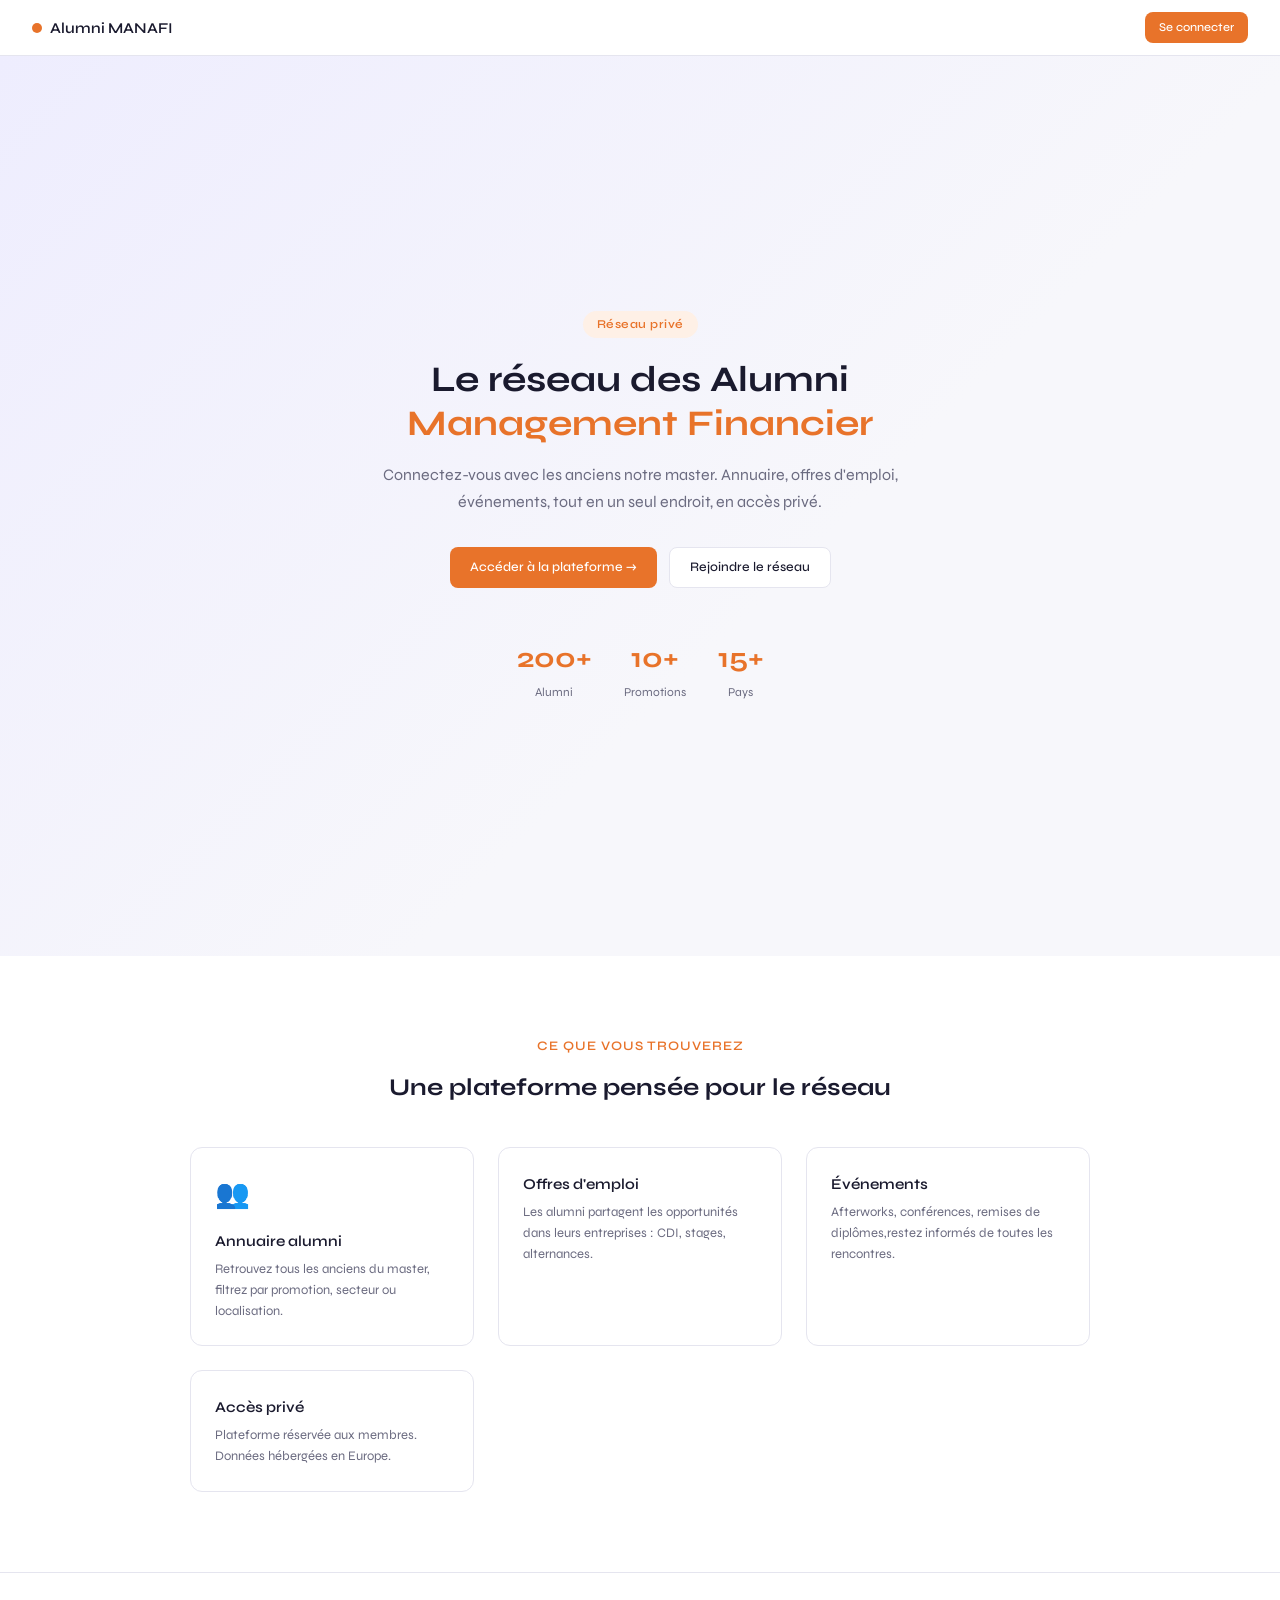
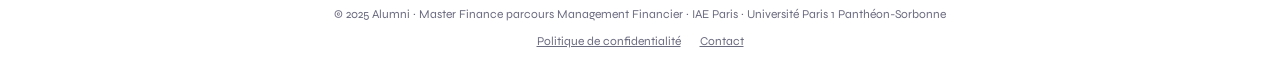
<file: index.html>
<!DOCTYPE html>
<html lang="fr">
<head>
  <meta charset="UTF-8" />
  <meta name="viewport" content="width=device-width, initial-scale=1.0" />
  <title>Alumni Master Finance IAE Paris</title>
  <link href="https://fonts.googleapis.com/css2?family=Syne:wght@400;500;600;700&display=swap" rel="stylesheet">
  <link rel="stylesheet" href="style.css" />
  <script src="config.js"></script>
  <style>
    .hero {
      min-height: 100vh;
      display: flex;
      align-items: center;
      justify-content: center;
      background: linear-gradient(135deg, #EEEDFE 0%, #F7F7FB 60%);
      padding: 40px 24px;
    }
    .hero-content { max-width: 560px; text-align: center; }
    .hero-badge {
      display: inline-block;
      padding: 4px 14px;
      background: var(--purple-light);
      color: var(--purple);
      border-radius: 20px;
      font-size: 12px;
      font-weight: 600;
      margin-bottom: 20px;
      letter-spacing: 0.5px;
    }
    .hero h1 { font-size: 36px; font-weight: 700; line-height: 1.2; margin-bottom: 16px; }
    .hero h1 span { color: var(--purple); }
    .hero p { font-size: 16px; color: var(--text-secondary); margin-bottom: 32px; line-height: 1.7; }
    .hero-btns { display: flex; gap: 12px; justify-content: center; flex-wrap: wrap; }
    .hero-stats { display: flex; gap: 32px; justify-content: center; margin-top: 48px; flex-wrap: wrap; }
    .hero-stat { text-align: center; }
    .hero-stat-num { font-size: 28px; font-weight: 700; color: var(--purple); }
    .hero-stat-label { font-size: 12px; color: var(--text-secondary); margin-top: 2px; }
    .features { padding: 80px 24px; background: var(--white); }
    .features-grid { display: grid; grid-template-columns: repeat(auto-fill, minmax(220px, 1fr)); gap: 24px; max-width: 900px; margin: 0 auto; }
    .feature-card { padding: 24px; border-radius: var(--radius); border: 1px solid var(--border); }
    .feature-icon { font-size: 28px; margin-bottom: 12px; }
    .feature-title { font-size: 15px; font-weight: 600; margin-bottom: 6px; }
    .feature-desc { font-size: 13px; color: var(--text-secondary); line-height: 1.6; }
    .section-label { text-align: center; font-size: 13px; font-weight: 600; color: var(--purple); text-transform: uppercase; letter-spacing: 1px; margin-bottom: 12px; }
    .section-title { text-align: center; font-size: 24px; font-weight: 700; margin-bottom: 40px; }
    footer { padding: 32px 24px; text-align: center; font-size: 12px; color: var(--text-secondary); border-top: 1px solid var(--border); }
    footer a { color: var(--text-secondary); margin: 0 8px; }
  </style>
</head>
<body>

  <!-- Simple top bar -->
  <div style="background:var(--white);border-bottom:1px solid var(--border);padding:0 32px;height:56px;display:flex;align-items:center;justify-content:space-between;">
    <div style="display:flex;align-items:center;gap:8px;font-weight:600;font-size:15px;">
      <div style="width:10px;height:10px;border-radius:50%;background:var(--purple);"></div>
      Alumni MANAFI
    </div>
    <a href="login.html" class="btn btn-primary btn-sm">Se connecter</a>
  </div>

  <!-- Hero -->
  <section class="hero">
    <div class="hero-content">
      <div class="hero-badge"> Réseau privé </div>
      <h1>Le réseau des Alumni <span>Management Financier</span></h1>
      <p>Connectez-vous avec les anciens notre master. Annuaire, offres d'emploi, événements, tout en un seul endroit, en accès privé.</p>
      <div class="hero-btns">
        <a href="login.html" class="btn btn-primary">Accéder à la plateforme →</a>
        <a href="mailto:alumni.manafi@gmail.com" class="btn btn-secondary">Rejoindre le réseau</a>
      </div>
      <div class="hero-stats">
        <div class="hero-stat">
          <div class="hero-stat-num">200+</div>
          <div class="hero-stat-label">Alumni</div>
        </div>
        <div class="hero-stat">
          <div class="hero-stat-num">10+</div>
          <div class="hero-stat-label">Promotions</div>
        </div>
        <div class="hero-stat">
          <div class="hero-stat-num">15+</div>
          <div class="hero-stat-label">Pays</div>
        </div>
      </div>
    </div>
  </section>

  <!-- Features -->
  <section class="features">
    <div class="section-label">Ce que vous trouverez</div>
    <div class="section-title">Une plateforme pensée pour le réseau</div>
    <div class="features-grid">
      <div class="feature-card">
        <div class="feature-icon">👥</div>
        <div class="feature-title">Annuaire alumni</div>
        <div class="feature-desc">Retrouvez tous les anciens du master, filtrez par promotion, secteur ou localisation.</div>
      </div>
      <div class="feature-card">
        <div class="feature-title">Offres d'emploi</div>
        <div class="feature-desc">Les alumni partagent les opportunités dans leurs entreprises : CDI, stages, alternances.</div>
      </div>
      <div class="feature-card">
        <div class="feature-title">Événements</div>
        <div class="feature-desc">Afterworks, conférences, remises de diplômes,restez informés de toutes les rencontres.</div>
      </div>
      <div class="feature-card">
        <div class="feature-title">Accès privé</div>
        <div class="feature-desc">Plateforme réservée aux membres. Données hébergées en Europe.</div>
      </div>
    </div>
  </section>

  <footer>
    <div>© 2025 Alumni · Master Finance parcours Management Financier · IAE Paris · Université Paris 1 Panthéon-Sorbonne</div>
    <div style="margin-top:8px;">
      <a href="confidentialite.html">Politique de confidentialité</a>
      <a href="mailto:alumni.manafi@gmail.com">Contact</a>
    </div>
  </footer>

  <script>
    // Redirect if already logged in
    const session = localStorage.getItem('appwrite_session');
    if (session) window.location.href = 'annuaire.html';
  </script>
</body>
</html>
</file>
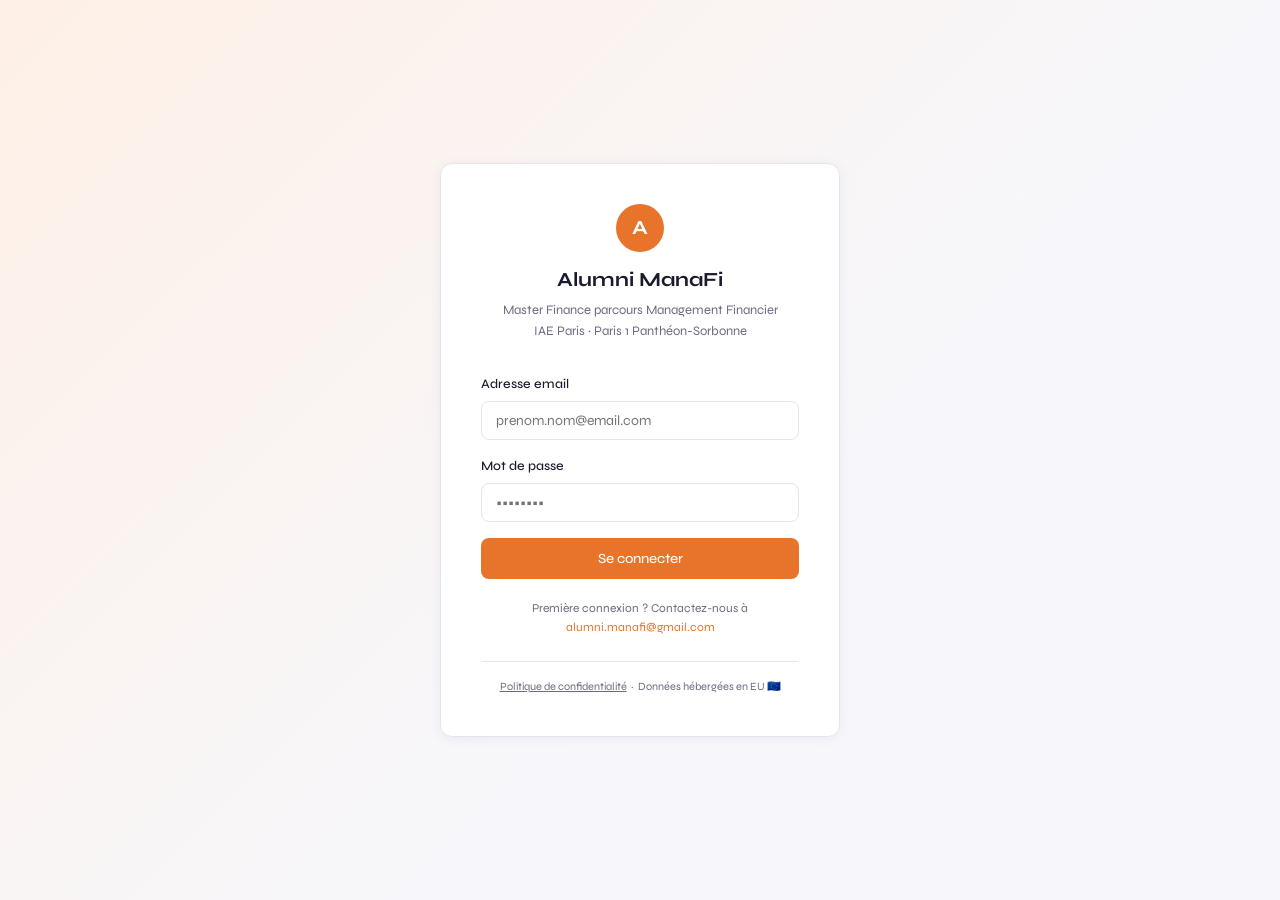
<file: annuaire.html>
<!DOCTYPE html>
<html lang="fr">
<head>
  <meta charset="UTF-8" />
  <meta name="viewport" content="width=device-width, initial-scale=1.0" />
  <title>Annuaire Alumni Management Financier </title>
  <link href="https://fonts.googleapis.com/css2?family=Syne:wght@400;500;600;700&display=swap" rel="stylesheet">
  <link rel="stylesheet" href="style.css?v=3" />
  <script src="config.js?v=3"></script>
  <script src="auth.js?v=3"></script>
</head>
<body>
  <div id="nav-container"></div>
  <div class="container">
    <div class="page-header" style="display:flex;justify-content:space-between;align-items:flex-start;flex-wrap:wrap;gap:12px;">
      <div>
        <h1>ANNUAIRE</h1>
        <p>Master Finance parcours Management Financier · IAE Paris</p>
      </div>
    </div>
    <div class="stats-row" id="stats-row">
      <div class="stat-card"><div class="stat-num" id="stat-total">—</div><div class="stat-label">Alumni</div></div>
      <div class="stat-card"><div class="stat-num" id="stat-diplomes">—</div><div class="stat-label">Années</div></div>
      <div class="stat-card"><div class="stat-num" id="stat-pays">—</div><div class="stat-label">Pays</div></div>
      <div class="stat-card"><div class="stat-num" id="stat-secteurs">—</div><div class="stat-label">Secteurs</div></div>
    </div>
    <div class="search-row">
      <input class="search-input" id="search" placeholder="Rechercher par nom, entreprise, poste…" oninput="filterAlumni()" />
      <select class="search-input" id="filter-diplome" onchange="filterAlumni()" style="max-width:180px;">
        <option value="">Toutes les années</option>
      </select>
      <select class="search-input" id="filter-secteur" onchange="filterAlumni()" style="max-width:180px;">
        <option value="">Tous les secteurs</option>
      </select>
    </div>
    <div class="grid-3" id="alumni-grid">
      <div class="loading">Chargement de l'annuaire…</div>
    </div>
  </div>
  <script>
    let allAlumni = [];
    async function init() {
      const user = await checkAuth();
      if (!user) return;
      document.getElementById('nav-container').innerHTML = renderNav('annuaire.html', user.email);
      try {
        const data = await baserowGet(CONFIG.TABLE_ALUMNI, '');
        allAlumni = (data.results || []).filter(a => {
          const status = Array.isArray(a['Status']) ? a['Status'][0]?.value : a['Status']?.value;
          return a['RGPD'] === true && status === 'Actif';
        });
        renderStats();
        renderFilters();
        renderAlumni(allAlumni);
      } catch (e) {
        document.getElementById('alumni-grid').innerHTML = '<div class="empty"><h3>Erreur de chargement</h3><p>Vérifiez votre connexion.</p></div>';
      }
    }
    function renderStats() {
      document.getElementById('stat-total').textContent = allAlumni.length;
      const diplomes = new Set(allAlumni.map(a => a['Diplomé(e)']).filter(Boolean));
      const pays = new Set(allAlumni.map(a => a['Ville / Pays']).filter(Boolean));
      const secteurs = new Set(allAlumni.map(a => a['Secteur']).filter(Boolean));
      document.getElementById('stat-diplomes').textContent = diplomes.size;
      document.getElementById('stat-pays').textContent = pays.size;
      document.getElementById('stat-secteurs').textContent = secteurs.size;
    }
    function renderFilters() {
      const diplomes = [...new Set(allAlumni.map(a => a['Diplomé(e)']).filter(Boolean))].sort((a,b) => b-a);
      const secteurs = [...new Set(allAlumni.map(a => a['Secteur']).filter(Boolean))].sort();
      const diplomeSel = document.getElementById('filter-diplome');
      diplomes.forEach(p => { const o = document.createElement('option'); o.value = p; o.textContent = `Diplomé(e) ${p}`; diplomeSel.appendChild(o); });
      const sectSel = document.getElementById('filter-secteur');
      secteurs.forEach(s => { const o = document.createElement('option'); o.value = s; o.textContent = s; sectSel.appendChild(o); });
    }
    function filterAlumni() {
      const q = document.getElementById('search').value.toLowerCase();
      const diplome = document.getElementById('filter-diplome').value;
      const secteur = document.getElementById('filter-secteur').value;
      const filtered = allAlumni.filter(a => {
        const matchQ = !q || [a['Prénom'], a['NOM'], a['Entreprise'], a['Poste'], a['Ville / Pays']].join(' ').toLowerCase().includes(q);
        const matchDiplome = !diplome || String(a['Diplomé(e)']) === String(diplome);
        const matchSecteur = !secteur || a['Secteur'] === secteur;
        return matchQ && matchDiplome && matchSecteur;
      });
      renderAlumni(filtered);
    }
    function renderAlumni(list) {
      const grid = document.getElementById('alumni-grid');
      if (!list.length) {
        grid.innerHTML = '<div class="empty"><h3>Aucun alumni trouvé</h3><p>Modifiez votre recherche.</p></div>';
        return;
      }
      grid.innerHTML = list.map(a => {
        const initials = getInitials(a['Prénom'], a['NOM']);
        const color = getAvatarColor(initials);
        const diplomeTag = a['Diplomé(e)'] ? `<span class="tag tag-purple">Diplomé(e) ${a['Diplomé(e)']}</span>` : '';
        const secteurTag = a['Secteur'] ? `<span class="tag tag-blue">${a['Secteur']}</span>` : '';
        return `
          <div class="card alumni-card" onclick="window.location.href='profil.html?id=${a['id']}'">
            <div style="display:flex;align-items:center;gap:12px;">
              <div class="avatar" style="width:48px;height:48px;font-size:15px;background:${color.bg};color:${color.color};">${initials}</div>
              <div>
                <div class="alumni-name">${a['Prénom'] || ''} ${a['NOM'] || ''}</div>
                <div class="alumni-meta">${a['Poste'] || ''}${a['Entreprise'] ? ' · ' + a['Entreprise'] : ''}</div>
              </div>
            </div>
            <div class="alumni-meta">${a['Ville / Pays'] || ''}</div>
            <div style="display:flex;flex-wrap:wrap;gap:5px;">${diplomeTag}${secteurTag}</div>
          </div>
        `;
      }).join('');
    }
    init();
  </script>
</body>
</html>
</file>
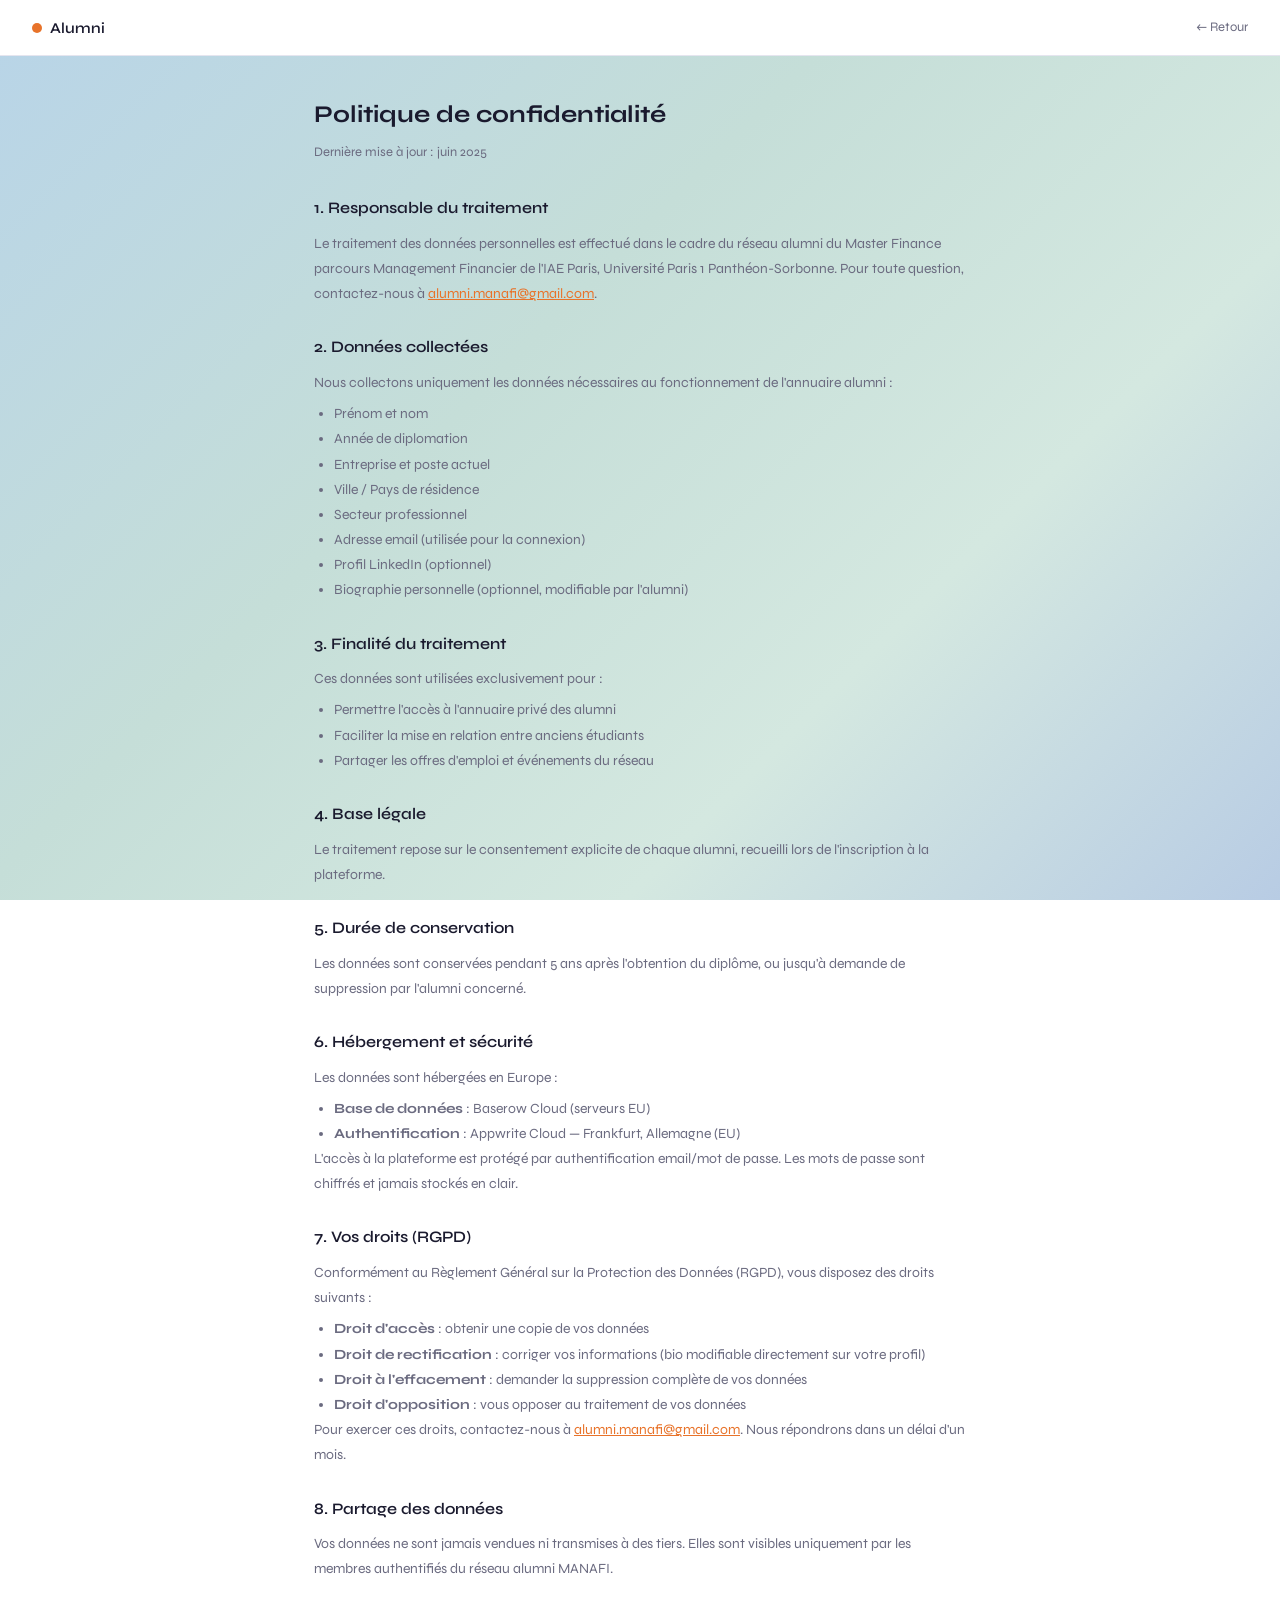
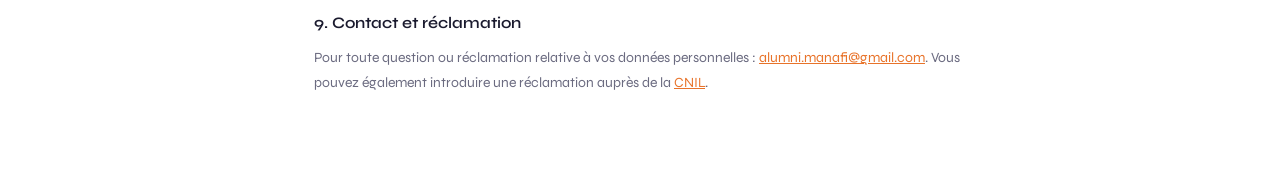
<file: confidentialite.html>
<!DOCTYPE html>
<html lang="fr">
<head>
  <meta charset="UTF-8" />
  <meta name="viewport" content="width=device-width, initial-scale=1.0" />
  <title>Politique de confidentialité Alumni Management financier </title>
  <link href="https://fonts.googleapis.com/css2?family=Syne:wght@400;500;600;700&display=swap" rel="stylesheet">
  <link rel="stylesheet" href="style.css" />
  <style>
    .legal { max-width: 700px; margin: 40px auto; padding: 0 24px 60px; }
    .legal h1 { font-size: 24px; font-weight: 700; margin-bottom: 8px; }
    .legal .date { font-size: 13px; color: var(--text-secondary); margin-bottom: 32px; }
    .legal h2 { font-size: 16px; font-weight: 600; margin: 28px 0 10px; }
    .legal p, .legal li { font-size: 14px; color: var(--text-secondary); line-height: 1.8; }
    .legal ul { padding-left: 20px; margin-top: 6px; }
    .legal a { color: var(--purple); }
  </style>
</head>
<body>

  <div style="background:var(--white);border-bottom:1px solid var(--border);padding:0 32px;height:56px;display:flex;align-items:center;justify-content:space-between;">
    <div style="display:flex;align-items:center;gap:8px;font-weight:600;font-size:15px;">
      <div style="width:10px;height:10px;border-radius:50%;background:var(--purple);"></div>
      Alumni
    </div>
    <a href="index.html" style="font-size:13px;color:var(--text-secondary);text-decoration:none;">← Retour</a>
  </div>

  <div class="legal">
    <h1>Politique de confidentialité</h1>
    <div class="date">Dernière mise à jour : juin 2025</div>

    <h2>1. Responsable du traitement</h2>
    <p>Le traitement des données personnelles est effectué dans le cadre du réseau alumni du Master Finance parcours Management Financier de l'IAE Paris, Université Paris 1 Panthéon-Sorbonne. Pour toute question, contactez-nous à <a href="mailto:alumni.manafi@gmail.com">alumni.manafi@gmail.com</a>.</p>

    <h2>2. Données collectées</h2>
    <p>Nous collectons uniquement les données nécessaires au fonctionnement de l'annuaire alumni :</p>
    <ul>
      <li>Prénom et nom</li>
      <li>Année de diplomation</li>
      <li>Entreprise et poste actuel</li>
      <li>Ville / Pays de résidence</li>
      <li>Secteur professionnel</li>
      <li>Adresse email (utilisée pour la connexion)</li>
      <li>Profil LinkedIn (optionnel)</li>
      <li>Biographie personnelle (optionnel, modifiable par l'alumni)</li>
    </ul>

    <h2>3. Finalité du traitement</h2>
    <p>Ces données sont utilisées exclusivement pour :</p>
    <ul>
      <li>Permettre l'accès à l'annuaire privé des alumni</li>
      <li>Faciliter la mise en relation entre anciens étudiants</li>
      <li>Partager les offres d'emploi et événements du réseau</li>
    </ul>

    <h2>4. Base légale</h2>
    <p>Le traitement repose sur le consentement explicite de chaque alumni, recueilli lors de l'inscription à la plateforme.</p>

    <h2>5. Durée de conservation</h2>
    <p>Les données sont conservées pendant 5 ans après l'obtention du diplôme, ou jusqu'à demande de suppression par l'alumni concerné.</p>

    <h2>6. Hébergement et sécurité</h2>
    <p>Les données sont hébergées en Europe :</p>
    <ul>
      <li><strong>Base de données</strong> : Baserow Cloud (serveurs EU)</li>
      <li><strong>Authentification</strong> : Appwrite Cloud — Frankfurt, Allemagne (EU)</li>
    </ul>
    <p>L'accès à la plateforme est protégé par authentification email/mot de passe. Les mots de passe sont chiffrés et jamais stockés en clair.</p>

    <h2>7. Vos droits (RGPD)</h2>
    <p>Conformément au Règlement Général sur la Protection des Données (RGPD), vous disposez des droits suivants :</p>
    <ul>
      <li><strong>Droit d'accès</strong> : obtenir une copie de vos données</li>
      <li><strong>Droit de rectification</strong> : corriger vos informations (bio modifiable directement sur votre profil)</li>
      <li><strong>Droit à l'effacement</strong> : demander la suppression complète de vos données</li>
      <li><strong>Droit d'opposition</strong> : vous opposer au traitement de vos données</li>
    </ul>
    <p>Pour exercer ces droits, contactez-nous à <a href="mailto:alumni.manafi@gmail.com">alumni.manafi@gmail.com</a>. Nous répondrons dans un délai d'un mois.</p>

    <h2>8. Partage des données</h2>
    <p>Vos données ne sont jamais vendues ni transmises à des tiers. Elles sont visibles uniquement par les membres authentifiés du réseau alumni MANAFI.</p>

    <h2>9. Contact et réclamation</h2>
    <p>Pour toute question ou réclamation relative à vos données personnelles : <a href="mailto:alumni.manafi@gmail.com">alumni.manafi@gmail.com</a>. Vous pouvez également introduire une réclamation auprès de la <a href="https://www.cnil.fr" target="_blank">CNIL</a>.</p>
  </div>

</body>
</html>
</file>
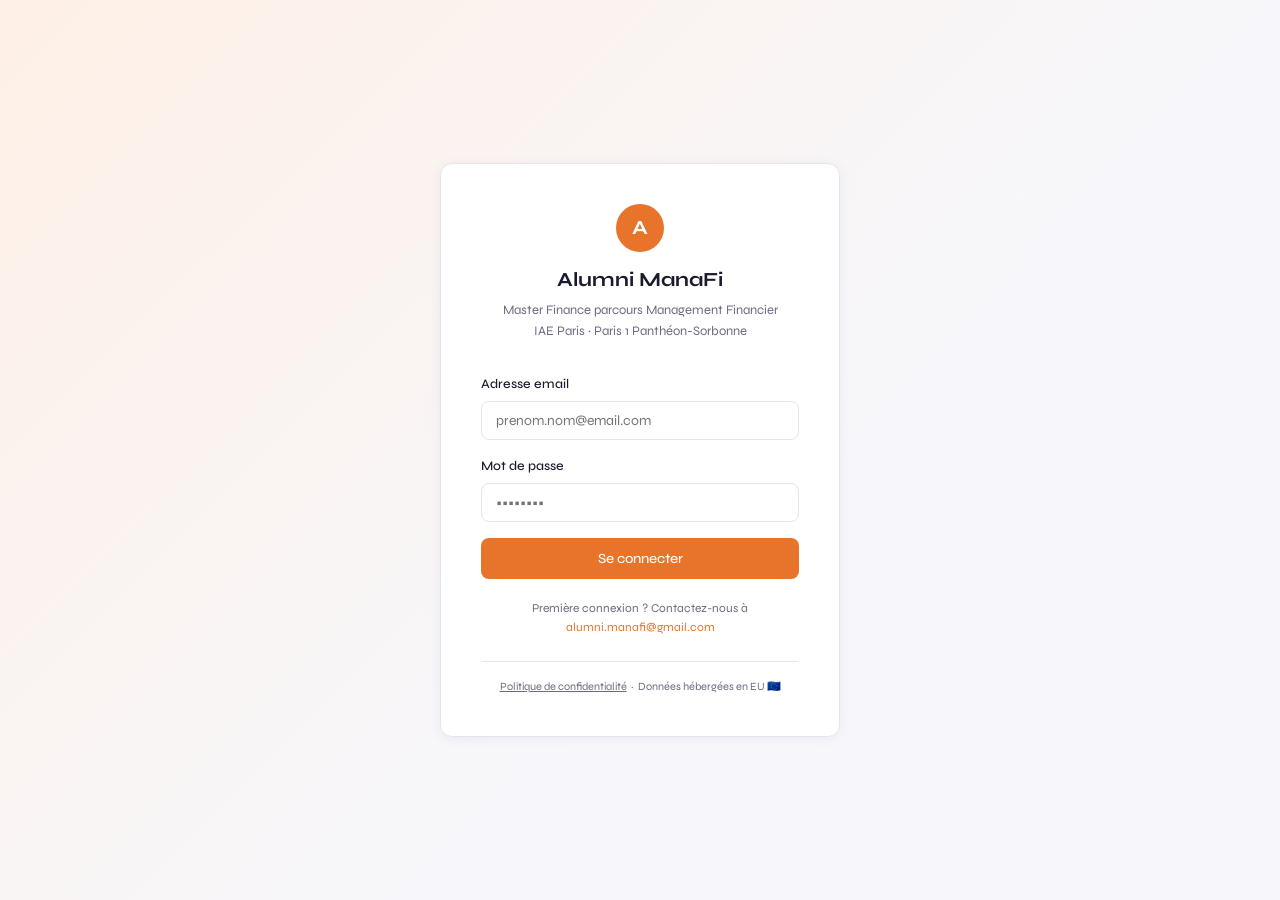
<file: consentement.html>
<!DOCTYPE html>
<html lang="fr">
<head>
  <meta charset="UTF-8" />
  <meta name="viewport" content="width=device-width, initial-scale=1.0" />
  <title>Consentement — Alumni MANAFI</title>
  <link rel="stylesheet" href="style.css?v=3" />
  <script src="config.js?v=4"></script>
  <script src="auth.js?v=4"></script>
</head>
<body>
  <div class="login-wrap">
    <div class="card login-card" style="max-width:520px;">
      <div id="content">
        <div class="loading">Vérification de votre compte...</div>
      </div>
    </div>
  </div>

  <script>
    let alumniRow = null;

    async function init() {
      const user = await checkAuth();
      if (!user) return;

      try {
        const data = await baserowGet(CONFIG.TABLE_ALUMNI, '&filter__Courriel__equal=' + encodeURIComponent(user.email));
        const results = data.results || [];

        if (!results.length) {
          document.getElementById('content').innerHTML = '<div class="empty"><h3>Profil introuvable</h3><p>Contactez ' + CONFIG.EMAIL_RGPD + '</p></div>';
          return;
        }

        alumniRow = results[0];

        if (alumniRow['RGPD'] === true) {
          window.location.href = 'annuaire.html';
          return;
        }

        afficherConsentement();
      } catch (e) {
        document.getElementById('content').innerHTML = '<div class="empty"><h3>Erreur</h3><p>Veuillez réessayer.</p></div>';
      }
    }

    function afficherConsentement() {
      let html = '<div class="login-logo">';
      html += '<h1>Bienvenue ' + (alumniRow['Prénom'] || '') + ' !</h1>';
      html += '<p>Avant d\'accéder au réseau, merci de lire et accepter les conditions ci-dessous.</p>';
      html += '</div>';

      html += '<div style="background:var(--bg);border:1px solid var(--border);border-radius:10px;padding:16px;font-size:13px;line-height:1.7;color:var(--text-secondary);max-height:280px;overflow-y:auto;margin-bottom:20px;">';
      html += '<strong style="color:var(--text);">Consentement RGPD</strong><br><br>';
      html += 'En activant mon compte, j\'accepte que mes informations professionnelles (nom, prénom, promotion, entreprise, poste, ville, secteur) soient visibles aux autres membres authentifiés du réseau Alumni MANAFI (Master Finance — Management Financier, IAE Paris).<br><br>';
      html += 'Mes données sont hébergées en Union Européenne (Baserow Cloud, Appwrite Frankfurt) et conservées pendant 5 ans après l\'obtention de mon diplôme, ou jusqu\'à ma demande de suppression.<br><br>';
      html += 'Je peux à tout moment :<br>';
      html += '• Modifier ma bio, ma photo et mes informations depuis mon profil<br>';
      html += '• Demander la suppression complète de mes données en écrivant à <strong>' + CONFIG.EMAIL_RGPD + '</strong><br>';
      html += '• Consulter la <a href="confidentialite.html" target="_blank" style="color:var(--purple);">politique de confidentialité complète</a><br><br>';
      html += 'Aucune donnée n\'est partagée avec des tiers ou utilisée à des fins commerciales.';
      html += '</div>';

      html += '<div id="alert-box"></div>';

      html += '<button class="btn btn-primary btn-full" onclick="accepterRGPD()" id="accept-btn">J\'accepte et j\'active mon compte</button>';
      html += '<div style="text-align:center;margin-top:14px;">';
      html += '<a onclick="refuser()" style="font-size:12px;color:var(--text-secondary);cursor:pointer;text-decoration:underline;">Je refuse, me déconnecter</a>';
      html += '</div>';

      document.getElementById('content').innerHTML = html;
    }

    async function accepterRGPD() {
      const btn = document.getElementById('accept-btn');
      const alertBox = document.getElementById('alert-box');
      btn.textContent = 'Activation...';
      btn.disabled = true;

      try {
        await baserowUpdate(CONFIG.TABLE_ALUMNI, alumniRow['id'], { 'RGPD': true });
        window.location.href = 'annuaire.html';
      } catch (e) {
        alertBox.innerHTML = '<div class="alert alert-error">Erreur lors de l\'activation. Réessayez ou contactez ' + CONFIG.EMAIL_RGPD + '</div>';
        btn.textContent = 'J\'accepte et j\'active mon compte';
        btn.disabled = false;
      }
    }

    function refuser() {
      logout();
    }

    window.addEventListener('load', init);
  </script>
</body>
</html>
</file>
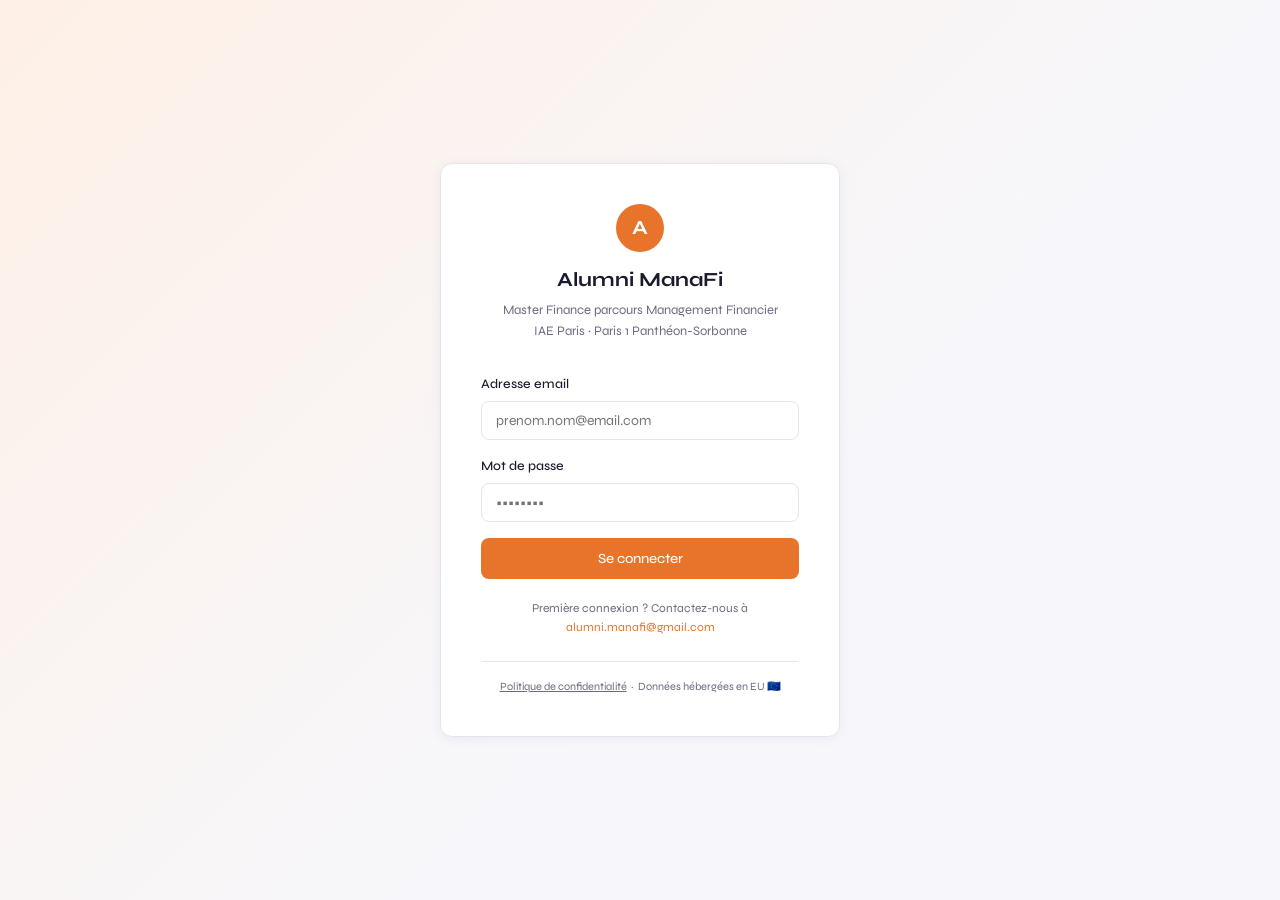
<file: evenements.html>
<!DOCTYPE html>
<html lang="fr">
<head>
  <meta charset="UTF-8" />
  <meta name="viewport" content="width=device-width, initial-scale=1.0" />
  <title>Événements Alumni </title>
  <link href="https://fonts.googleapis.com/css2?family=Syne:wght@400;500;600;700&display=swap" rel="stylesheet">
  <link rel="stylesheet" href="style.css" />
  <script src="config.js"></script>
  <script src="auth.js"></script>
</head>
<body>
  <div id="nav-container"></div>

  <div class="container" style="max-width:760px;">
    <div class="page-header">
      <h1>Événements</h1>
      <p>Retrouvez les alumni lors des prochains événements du réseau</p>
    </div>

    <div id="events-list">
      <div class="loading">Chargement des événements…</div>
    </div>
  </div>

  <script>
    const MOIS = ['Jan','Fév','Mar','Avr','Mai','Juin','Juil','Août','Sep','Oct','Nov','Déc'];

    async function init() {
      const user = await checkAuth();
      if (!user) return;

      document.getElementById('nav-container').innerHTML = renderNav('evenements.html', user.email);

      try {
        const data = await baserowGet(CONFIG.TABLE_EVENEMENTS);
        const events = (data.results || []).sort((a, b) => new Date(a['Date']) - new Date(b['Date']));
        renderEvents(events);
      } catch (e) {
        document.getElementById('events-list').innerHTML = '<div class="empty"><h3>Erreur de chargement</h3></div>';
      }
    }

    function renderEvents(list) {
      const container = document.getElementById('events-list');
      const now = new Date();

      const upcoming = list.filter(e => !e['Date'] || new Date(e['Date']) >= now);
      const past = list.filter(e => e['Date'] && new Date(e['Date']) < now);

      let html = '';

      if (upcoming.length) {
        html += '<h2 style="font-size:14px;font-weight:600;color:var(--text-secondary);margin-bottom:12px;text-transform:uppercase;letter-spacing:0.5px;">À venir</h2>';
        html += upcoming.map(e => renderEvent(e, false)).join('');
      }

      if (past.length) {
        html += '<h2 style="font-size:14px;font-weight:600;color:var(--text-secondary);margin:24px 0 12px;text-transform:uppercase;letter-spacing:0.5px;">Événements passés</h2>';
        html += past.reverse().map(e => renderEvent(e, true)).join('');
      }

      if (!list.length) {
        html = '<div class="empty"><h3>Aucun événement pour le moment</h3><p>Revenez prochainement.</p></div>';
      }

      container.innerHTML = html;
    }

    function renderEvent(e, isPast) {
      const date = e['Date'] ? new Date(e['Date']) : null;
      const day = date ? date.getDate() : '—';
      const month = date ? MOIS[date.getMonth()] : '';
      const dateStr = date ? date.toLocaleDateString('fr-FR', { weekday:'long', day:'numeric', month:'long', year:'numeric' }) : '';

      return `
        <div class="card event-card" style="margin-bottom:12px;${isPast ? 'opacity:0.6;' : ''}">
          <div class="event-date">
            <div class="event-day">${day}</div>
            <div class="event-month">${month}</div>
          </div>
          <div class="event-info">
            <div class="event-name">${e['Nom'] || 'Événement'}</div>
            <div class="event-sub">${dateStr}${e['Lieu'] ? ' · ' + e['Lieu'] : ''}</div>
            ${e['Description'] ? `<div style="font-size:13px;color:var(--text-secondary);margin-top:6px;line-height:1.6;">${e['Description']}</div>` : ''}
            ${e['Lien inscription'] && !isPast ? `<a href="${e['Lien inscription']}" target="_blank" class="btn btn-primary btn-sm" style="margin-top:10px;">S'inscrire</a>` : ''}
          </div>
        </div>
      `;
    }

    init();
  </script>
</body>
</html>
</file>
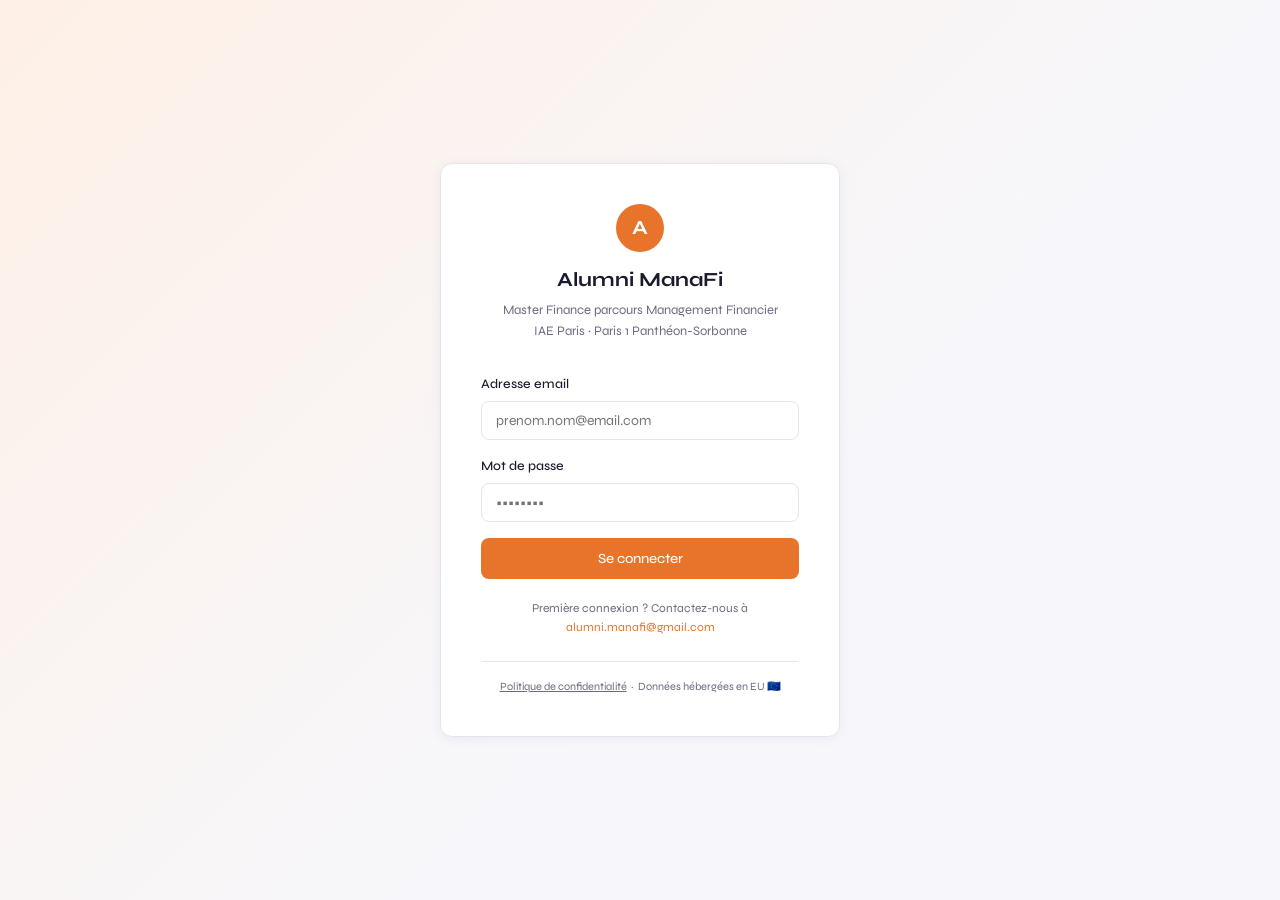
<file: forum.html>
<!DOCTYPE html>
<html lang="fr">
<head>
  <meta charset="UTF-8" />
  <meta name="viewport" content="width=device-width, initial-scale=1.0" />
  <title>Forum — Alumni MANAFI</title>
  <link href="https://fonts.googleapis.com/css2?family=Syne:wght@400;500;600;700&display=swap" rel="stylesheet">
  <link rel="stylesheet" href="style.css?v=3" />
  <script src="config.js?v=4"></script>
  <script src="auth.js?v=4"></script>
  <style>
    .post-card { cursor:pointer; transition: transform .15s, box-shadow .15s; margin-bottom:12px; }
    .post-card:hover { transform: translateY(-2px); box-shadow: 0 4px 24px rgba(83,74,183,0.13); }
    .reponse-card { background: var(--bg); border:1px solid var(--border); border-radius:8px; padding:14px; margin-bottom:10px; }
    .own-actions { display:flex; gap:8px; margin-top:8px; }
    .btn-edit { background:none; border:none; color:var(--purple); font-size:12px; cursor:pointer; font-family:inherit; padding:0; }
    .btn-delete { background:none; border:none; color:#A32D2D; font-size:12px; cursor:pointer; font-family:inherit; padding:0; }
  </style>
</head>
<body>
  <div id="nav-container"></div>
  <div class="container" style="max-width:800px;">

    <!-- VUE LISTE POSTS -->
    <div id="vue-liste-posts">
      <div class="page-header" style="display:flex;justify-content:space-between;align-items:flex-start;flex-wrap:wrap;gap:12px;margin-bottom:20px;">
        <div>
          <h1>Forum</h1>
          <p>Posez vos questions, partagez vos expériences</p>
        </div>
        <button class="btn btn-primary" onclick="toggleNouveauPost()">+ Nouveau post</button>
      </div>

      <!-- Formulaire nouveau post -->
      <div id="formulaire-post" style="display:none;margin-bottom:24px;" class="card">
        <h3 style="font-size:15px;font-weight:600;margin-bottom:16px;">Nouveau post</h3>
        <div style="display:flex;flex-direction:column;gap:12px;">
          <div>
            <label style="font-size:12px;font-weight:500;display:block;margin-bottom:4px;">Titre *</label>
            <input id="post-titre" type="text" placeholder="ex: Comment préparer un entretien chez Lazard ?" style="width:100%;padding:8px 12px;border:1px solid var(--border);border-radius:8px;font-size:13px;font-family:inherit;">
          </div>
          <div>
            <label style="font-size:12px;font-weight:500;display:block;margin-bottom:4px;">Contenu *</label>
            <textarea id="post-contenu" rows="5" placeholder="Décrivez votre question ou partagez votre expérience..." style="width:100%;padding:8px 12px;border:1px solid var(--border);border-radius:8px;font-size:13px;font-family:inherit;resize:vertical;"></textarea>
          </div>
        </div>
        <div style="display:flex;gap:8px;margin-top:16px;">
          <button class="btn btn-primary" onclick="soumettrePost()">Publier</button>
          <button class="btn btn-secondary" onclick="toggleNouveauPost()">Annuler</button>
        </div>
        <div id="post-alert"></div>
      </div>

      <div id="posts-list">
        <div class="loading">Chargement du forum...</div>
      </div>
    </div>

    <!-- VUE DETAIL POST -->
    <div id="vue-detail-post" style="display:none;"></div>

  </div>

  <script>
    let allPosts = [];
    let currentUser = null;

    async function init() {
      const user = await checkAuth();
      if (!user) return;
      currentUser = user;
      document.getElementById('nav-container').innerHTML = renderNav('forum.html', user.email);
      await chargerPosts();
    }

    async function chargerPosts() {
      try {
        const data = await baserowGet(CONFIG.TABLE_FORUM, '&order_by=-Date');
        allPosts = data.results || [];
        renderPosts();
      } catch (e) {
        document.getElementById('posts-list').innerHTML = '<div class="empty"><h3>Erreur de chargement</h3></div>';
      }
    }

    function renderPosts() {
      const list = document.getElementById('posts-list');
      if (!allPosts.length) {
        list.innerHTML = '<div class="empty"><h3>Aucun post pour le moment</h3><p>Soyez le premier à poster !</p></div>';
        return;
      }
      list.innerHTML = allPosts.map(p => {
        const initials = (p['Auteur'] || '?').substring(0, 2).toUpperCase();
        const color = getAvatarColor(p['Auteur'] || '');
        const date = p['Date'] ? new Date(p['Date']).toLocaleDateString('fr-FR', { day:'numeric', month:'long', year:'numeric' }) : '';
        const isOwn = currentUser.email === p['Email auteur'];
        return '<div class="card post-card" onclick="voirPost(' + p['id'] + ')">'
          + '<div style="display:flex;align-items:center;gap:10px;margin-bottom:10px;">'
          + '<div class="avatar" style="width:36px;height:36px;font-size:12px;background:' + color.bg + ';color:' + color.color + ';">' + initials + '</div>'
          + '<div><div style="font-size:13px;font-weight:500;">' + (p['Auteur'] || 'Anonyme') + '</div>'
          + '<div style="font-size:11px;color:var(--text-secondary);">' + date + '</div></div>'
          + '</div>'
          + '<div style="font-size:15px;font-weight:600;margin-bottom:6px;">' + (p['Titre'] || '') + '</div>'
          + '<div style="font-size:13px;color:var(--text-secondary);line-height:1.6;">' + (p['Contenu'] || '').substring(0, 150) + (p['Contenu'] && p['Contenu'].length > 150 ? '...' : '') + '</div>'
          + '<div style="font-size:12px;color:var(--purple);font-weight:500;margin-top:10px;">Voir le post →</div>'
          + '</div>';
      }).join('');
    }

    function toggleNouveauPost() {
      const f = document.getElementById('formulaire-post');
      f.style.display = f.style.display === 'none' ? 'block' : 'none';
    }

    async function soumettrePost() {
      const titre = document.getElementById('post-titre').value.trim();
      const contenu = document.getElementById('post-contenu').value.trim();
      const alertEl = document.getElementById('post-alert');

      if (!titre || !contenu) {
        alertEl.innerHTML = '<div class="alert alert-error" style="margin-top:8px;">Veuillez remplir tous les champs.</div>';
        return;
      }

      try {
        const alumni = await trouverAlumni(currentUser.email);
        const auteur = alumni ? (alumni['Prénom'] + ' ' + alumni['NOM']) : currentUser.email;

        await fetch(CONFIG.BASEROW_URL + '/' + CONFIG.TABLE_FORUM + '/?user_field_names=true', {
          method: 'POST',
          headers: { Authorization: 'Token ' + CONFIG.BASEROW_TOKEN, 'Content-Type': 'application/json' },
          body: JSON.stringify({ 'Titre': titre, 'Contenu': contenu, 'Auteur': auteur, 'Email auteur': currentUser.email, 'Date': new Date().toISOString().split('T')[0] }),
        });

        document.getElementById('post-titre').value = '';
        document.getElementById('post-contenu').value = '';
        document.getElementById('formulaire-post').style.display = 'none';
        await chargerPosts();
      } catch (e) {
        alertEl.innerHTML = '<div class="alert alert-error" style="margin-top:8px;">Erreur lors de la publication.</div>';
      }
    }

    async function trouverAlumni(email) {
      try {
        const data = await baserowGet(CONFIG.TABLE_ALUMNI, '&filter__Courriel__equal=' + email);
        return data.results && data.results[0] ? data.results[0] : null;
      } catch { return null; }
    }

    async function voirPost(id) {
      const post = allPosts.find(p => p['id'] === id);
      if (!post) return;

      const reponsesData = await baserowGet(CONFIG.TABLE_REPONSES, '&filter__Post+ID__equal=' + id + '&order_by=Date');
      const reponses = reponsesData.results || [];

      const initials = (post['Auteur'] || '?').substring(0, 2).toUpperCase();
      const color = getAvatarColor(post['Auteur'] || '');
      const date = post['Date'] ? new Date(post['Date']).toLocaleDateString('fr-FR', { day:'numeric', month:'long', year:'numeric' }) : '';
      const isOwnPost = currentUser.email === post['Email auteur'];

      let html = '<a onclick="retourPosts()" style="font-size:13px;color:var(--text-secondary);text-decoration:none;display:inline-flex;align-items:center;gap:5px;margin-bottom:20px;cursor:pointer;">← Retour au forum</a>';

      // Post principal
      html += '<div class="card" style="margin-bottom:16px;">';
      html += '<div style="display:flex;align-items:center;gap:10px;margin-bottom:14px;">';
      html += '<div class="avatar" style="width:40px;height:40px;font-size:13px;background:' + color.bg + ';color:' + color.color + ';">' + initials + '</div>';
      html += '<div><div style="font-size:13px;font-weight:500;">' + (post['Auteur'] || 'Anonyme') + '</div><div style="font-size:11px;color:var(--text-secondary);">' + date + '</div></div>';
      html += '</div>';
      html += '<h2 style="font-size:18px;font-weight:700;margin-bottom:12px;">' + (post['Titre'] || '') + '</h2>';
      html += '<div style="font-size:14px;color:var(--text-secondary);line-height:1.8;white-space:pre-wrap;">' + (post['Contenu'] || '') + '</div>';
      if (isOwnPost) {
        html += '<div class="own-actions">';
        html += '<button class="btn-edit" onclick="modifierPost(' + post['id'] + ')">✏️ Modifier</button>';
        html += '<button class="btn-delete" onclick="supprimerPost(' + post['id'] + ')">🗑️ Supprimer</button>';
        html += '</div>';
      }
      html += '</div>';

      // Réponses
      html += '<div style="margin-bottom:16px;">';
      html += '<h3 style="font-size:15px;font-weight:600;margin-bottom:12px;">' + reponses.length + ' réponse' + (reponses.length > 1 ? 's' : '') + '</h3>';
      if (reponses.length) {
        html += reponses.map(r => {
          const ri = (r['Auteur'] || '?').substring(0, 2).toUpperCase();
          const rc = getAvatarColor(r['Auteur'] || '');
          const rd = r['Date'] ? new Date(r['Date']).toLocaleDateString('fr-FR', { day:'numeric', month:'long', year:'numeric' }) : '';
          const isOwnR = currentUser.email === r['Email auteur'];
          return '<div class="reponse-card" id="reponse-' + r['id'] + '">'
            + '<div style="display:flex;align-items:center;gap:8px;margin-bottom:8px;">'
            + '<div class="avatar" style="width:30px;height:30px;font-size:11px;background:' + rc.bg + ';color:' + rc.color + ';">' + ri + '</div>'
            + '<div><div style="font-size:12px;font-weight:500;">' + (r['Auteur'] || 'Anonyme') + '</div><div style="font-size:11px;color:var(--text-secondary);">' + rd + '</div></div>'
            + '</div>'
            + '<div id="reponse-texte-' + r['id'] + '" style="font-size:13px;color:var(--text-secondary);line-height:1.7;white-space:pre-wrap;">' + (r['Contenu'] || '') + '</div>'
            + (isOwnR ? '<div class="own-actions"><button class="btn-edit" onclick="modifierReponse(' + r['id'] + ')">✏️ Modifier</button><button class="btn-delete" onclick="supprimerReponse(' + r['id'] + ',' + post['id'] + ')">🗑️ Supprimer</button></div>' : '')
            + '</div>';
        }).join('');
      } else {
        html += '<div style="font-size:13px;color:var(--text-secondary);font-style:italic;">Aucune réponse pour le moment. Soyez le premier !</div>';
      }
      html += '</div>';

      // Formulaire réponse
      html += '<div class="card">';
      html += '<h3 style="font-size:14px;font-weight:600;margin-bottom:12px;">Votre réponse</h3>';
      html += '<textarea id="reponse-contenu" rows="4" placeholder="Partagez votre expérience ou répondez à la question..." style="width:100%;padding:8px 12px;border:1px solid var(--border);border-radius:8px;font-size:13px;font-family:inherit;resize:vertical;"></textarea>';
      html += '<div style="margin-top:10px;">';
      html += '<button class="btn btn-primary btn-sm" onclick="soumettreReponse(' + post['id'] + ')">Répondre</button>';
      html += '</div>';
      html += '<div id="reponse-alert"></div>';
      html += '</div>';

      document.getElementById('vue-liste-posts').style.display = 'none';
      document.getElementById('vue-detail-post').style.display = 'block';
      document.getElementById('vue-detail-post').innerHTML = html;
      window.scrollTo(0, 0);
    }

    async function soumettreReponse(postId) {
      const contenu = document.getElementById('reponse-contenu').value.trim();
      const alertEl = document.getElementById('reponse-alert');
      if (!contenu) {
        alertEl.innerHTML = '<div class="alert alert-error" style="margin-top:8px;">Veuillez écrire une réponse.</div>';
        return;
      }
      try {
        const alumni = await trouverAlumni(currentUser.email);
        const auteur = alumni ? (alumni['Prénom'] + ' ' + alumni['NOM']) : currentUser.email;
        await fetch(CONFIG.BASEROW_URL + '/' + CONFIG.TABLE_REPONSES + '/?user_field_names=true', {
          method: 'POST',
          headers: { Authorization: 'Token ' + CONFIG.BASEROW_TOKEN, 'Content-Type': 'application/json' },
          body: JSON.stringify({ 'Contenu': contenu, 'Auteur': auteur, 'Email auteur': currentUser.email, 'Date': new Date().toISOString().split('T')[0], 'Post ID': postId }),
        });
        await voirPost(postId);
      } catch (e) {
        alertEl.innerHTML = '<div class="alert alert-error" style="margin-top:8px;">Erreur lors de la réponse.</div>';
      }
    }

    async function modifierPost(postId) {
      const post = allPosts.find(p => p['id'] === postId);
      const newTitre = prompt('Modifier le titre :', post['Titre']);
      if (newTitre === null) return;
      const newContenu = prompt('Modifier le contenu :', post['Contenu']);
      if (newContenu === null) return;
      try {
        await baserowUpdate(CONFIG.TABLE_FORUM, postId, { 'Titre': newTitre, 'Contenu': newContenu });
        await chargerPosts();
        await voirPost(postId);
      } catch (e) { alert('Erreur lors de la modification.'); }
    }

    async function supprimerPost(postId) {
      if (!confirm('Supprimer ce post ? Cette action est irréversible.')) return;
      try {
        await fetch(CONFIG.BASEROW_URL + '/' + CONFIG.TABLE_FORUM + '/' + postId + '/', {
          method: 'DELETE',
          headers: { Authorization: 'Token ' + CONFIG.BASEROW_TOKEN },
        });
        await chargerPosts();
        retourPosts();
      } catch (e) { alert('Erreur lors de la suppression.'); }
    }

    async function modifierReponse(reponseId) {
      const texteEl = document.getElementById('reponse-texte-' + reponseId);
      const ancienTexte = texteEl.textContent;
      const newContenu = prompt('Modifier la réponse :', ancienTexte);
      if (newContenu === null) return;
      try {
        await baserowUpdate(CONFIG.TABLE_REPONSES, reponseId, { 'Contenu': newContenu });
        texteEl.textContent = newContenu;
      } catch (e) { alert('Erreur lors de la modification.'); }
    }

    async function supprimerReponse(reponseId, postId) {
      if (!confirm('Supprimer cette réponse ?')) return;
      try {
        await fetch(CONFIG.BASEROW_URL + '/' + CONFIG.TABLE_REPONSES + '/' + reponseId + '/', {
          method: 'DELETE',
          headers: { Authorization: 'Token ' + CONFIG.BASEROW_TOKEN },
        });
        await voirPost(postId);
      } catch (e) { alert('Erreur lors de la suppression.'); }
    }

    function retourPosts() {
      document.getElementById('vue-detail-post').style.display = 'none';
      document.getElementById('vue-liste-posts').style.display = 'block';
    }

    window.addEventListener('load', init);
  </script>
</body>
</html>
</file>
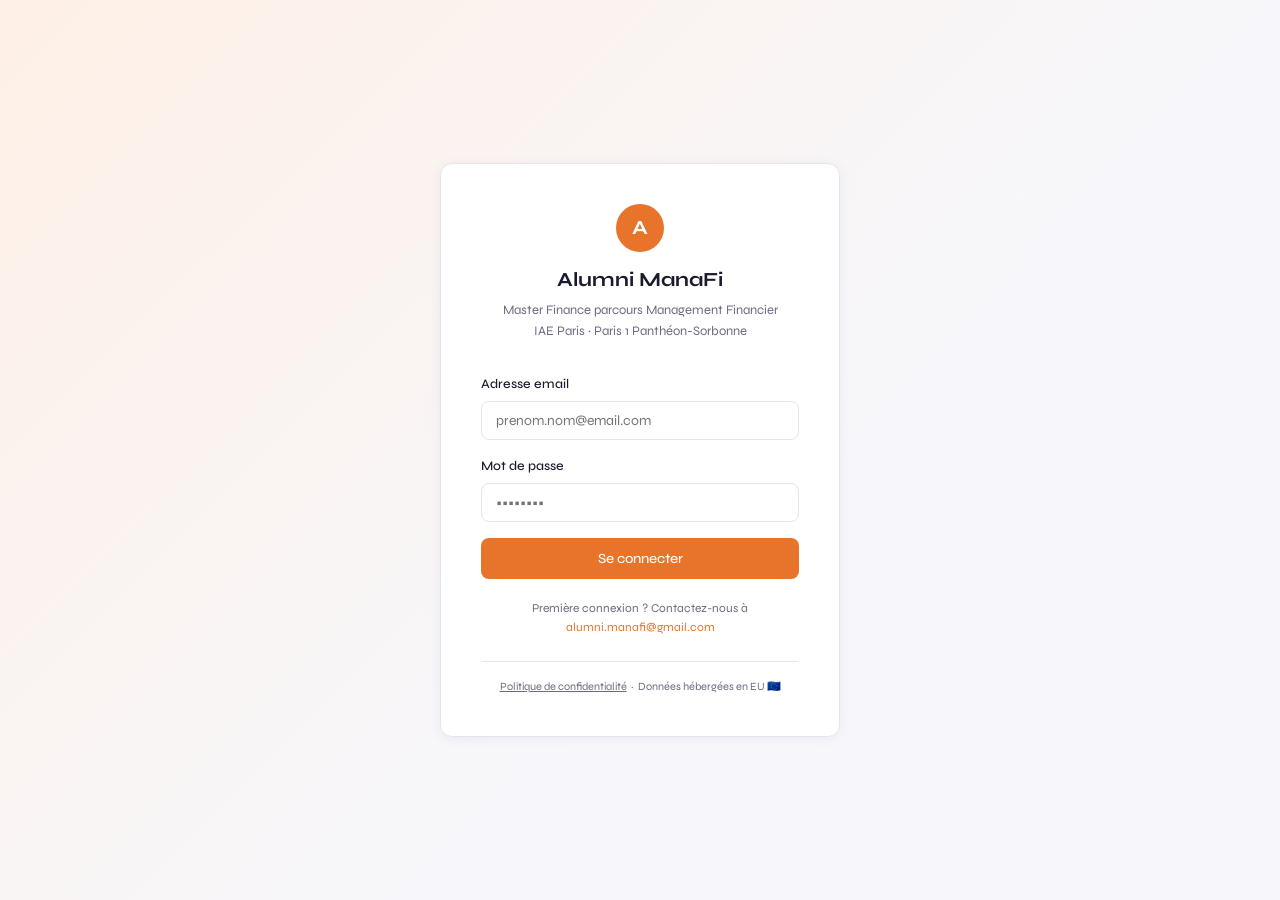
<file: login.html>
<!DOCTYPE html>
<html lang="fr">
<head>
  <meta charset="UTF-8" />
  <meta name="viewport" content="width=device-width, initial-scale=1.0" />
  <title>Connexion Alumni ManaFi</title>
  <link href="https://fonts.googleapis.com/css2?family=Syne:wght@400;500;600;700&display=swap" rel="stylesheet">
  <link rel="stylesheet" href="style.css" />
  <script src="config.js"></script>
</head>
<body>
  <div class="login-wrap">
    <div class="card login-card">
      <div class="login-logo">
        <div style="display:flex;justify-content:center;">
          <div style="width:48px;height:48px;border-radius:50%;background:var(--purple);display:flex;align-items:center;justify-content:center;">
            <span style="color:white;font-size:20px;font-weight:700;">A</span>
          </div>
        </div>
        <h1>Alumni ManaFi</h1>
        <p>Master Finance parcours Management Financier<br>IAE Paris · Paris 1 Panthéon-Sorbonne</p>
      </div>

      <div id="alert-box"></div>

      <div class="form-group">
        <label for="email">Adresse email</label>
        <input type="email" id="email" placeholder="prenom.nom@email.com" autocomplete="email" />
      </div>
      <div class="form-group">
        <label for="password">Mot de passe</label>
        <input type="password" id="password" placeholder="••••••••" autocomplete="current-password" />
      </div>

      <button class="btn btn-primary btn-full" onclick="login()" id="login-btn">
        Se connecter
      </button>

      <div class="login-footer">
        Première connexion ? Contactez-nous à<br>
        <a href="mailto:alumni.manafi@gmail.com">alumni.manafi@gmail.com</a>
      </div>

      <div style="margin-top:24px;padding-top:16px;border-top:1px solid var(--border);text-align:center;font-size:11px;color:var(--text-secondary);">
        <a href="confidentialite.html" style="color:var(--text-secondary);">Politique de confidentialité</a>
        &nbsp;·&nbsp;
        Données hébergées en EU 🇪🇺
      </div>
    </div>
  </div>

  <script>
    // Redirect if already logged in
    const session = localStorage.getItem('appwrite_session');
    if (session) window.location.href = 'annuaire.html';

    async function login() {
      const email = document.getElementById('email').value.trim();
      const password = document.getElementById('password').value;
      const btn = document.getElementById('login-btn');
      const alertBox = document.getElementById('alert-box');

      if (!email || !password) {
        alertBox.innerHTML = `<div class="alert alert-error">${err.message}</div>`;
        return;
      }

      btn.textContent = 'Connexion…';
      btn.disabled = true;
      alertBox.innerHTML = '';

      try {
        const res = await fetch(`${CONFIG.APPWRITE_ENDPOINT}/account/sessions`, {
          method: 'POST',
          headers: {
            'Content-Type': 'application/json',
            'X-Appwrite-Project': CONFIG.APPWRITE_PROJECT_ID,
          },
          body: JSON.stringify({ email, password }),
        });

        const data = await res.json();

        if (!res.ok) {
          throw new Error(data.message || 'Erreur de connexion');
        }

        // Store session
        localStorage.setItem('appwrite_session', data.$id);
        localStorage.setItem('appwrite_user_email', email);

        window.location.href = 'consentement.html';

      } catch (err) {
        alertBox.innerHTML = `<div class="alert alert-error">Email ou mot de passe incorrect. Contactez alumni.manafi@gmail.com si besoin.</div>`;
        btn.textContent = 'Se connecter';
        btn.disabled = false;
      }
    }

    // Enter key support
    document.addEventListener('keydown', e => {
      if (e.key === 'Enter') login();
    });
  </script>
</body>
</html>
</file>
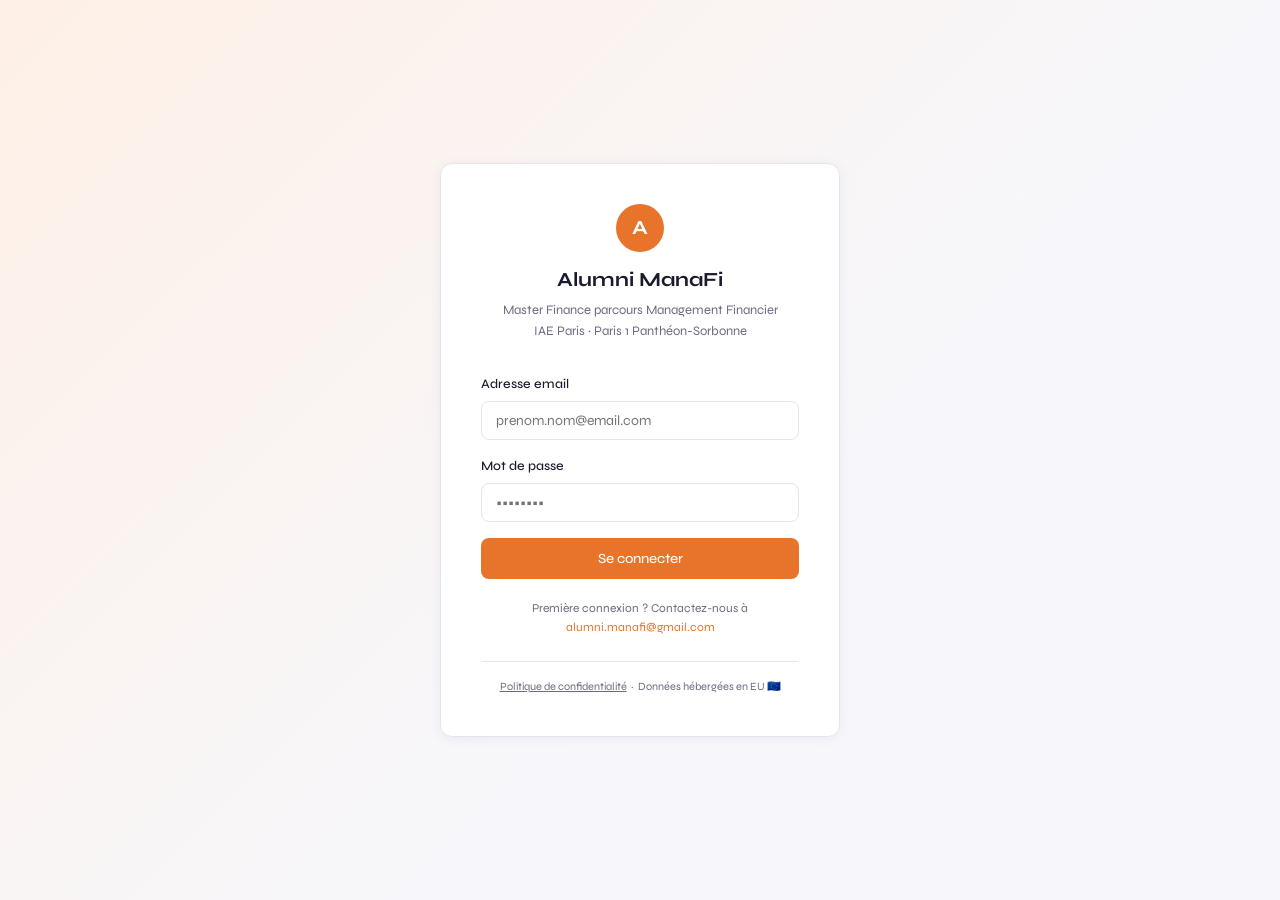
<file: offres.html>
<!DOCTYPE html>
<html lang="fr">
<head>
  <meta charset="UTF-8" />
  <meta name="viewport" content="width=device-width, initial-scale=1.0" />
  <title>Offres — Alumni MANAFI</title>
  <link href="https://fonts.googleapis.com/css2?family=Syne:wght@400;500;600;700&display=swap" rel="stylesheet">
  <link rel="stylesheet" href="style.css?v=3" />
  <script src="config.js?v=3"></script>
  <script src="auth.js?v=3"></script>
</head>
<body>
  <div id="nav-container"></div>
  <div class="container">

    <!-- VUE LISTE -->
    <div id="vue-liste">
      <div class="page-header" style="display:flex;justify-content:space-between;align-items:flex-start;flex-wrap:wrap;gap:12px;margin-bottom:20px;">
        <div>
          <h1>Offres d'emploi</h1>
          <p>Opportunités partagées par les alumni du réseau</p>
        </div>
        <button class="btn btn-primary" onclick="toggleFormulaire()">+ Déposer une offre</button>
      </div>

      <!-- Formulaire -->
      <div id="formulaire-offre" style="display:none;margin-bottom:24px;" class="card">
        <h3 style="font-size:15px;font-weight:600;margin-bottom:16px;">Nouvelle offre</h3>
        <div style="display:flex;flex-direction:column;gap:12px;">
          <div>
            <label style="font-size:12px;font-weight:500;display:block;margin-bottom:4px;">Titre du poste *</label>
            <input id="offre-titre" type="text" placeholder="ex: Analyste M&A" style="width:100%;padding:8px 12px;border:1px solid var(--border);border-radius:8px;font-size:13px;font-family:inherit;">
          </div>
          <div>
            <label style="font-size:12px;font-weight:500;display:block;margin-bottom:4px;">Entreprise *</label>
            <input id="offre-entreprise" type="text" placeholder="ex: BNP Paribas" style="width:100%;padding:8px 12px;border:1px solid var(--border);border-radius:8px;font-size:13px;font-family:inherit;">
          </div>
          <div>
            <label style="font-size:12px;font-weight:500;display:block;margin-bottom:4px;">Type de poste *</label>
            <select id="offre-type" style="width:100%;padding:8px 12px;border:1px solid var(--border);border-radius:8px;font-size:13px;font-family:inherit;">
              <option value="">Choisir...</option>
              <option value="CDI">CDI</option>
              <option value="CDD">CDD</option>
              <option value="Stage">Stage</option>
              <option value="Alternance">Alternance</option>
            </select>
          </div>
          <div>
            <label style="font-size:12px;font-weight:500;display:block;margin-bottom:4px;">Description *</label>
            <textarea id="offre-description" rows="4" placeholder="Décrivez le poste, les missions, le profil recherché..." style="width:100%;padding:8px 12px;border:1px solid var(--border);border-radius:8px;font-size:13px;font-family:inherit;resize:vertical;"></textarea>
          </div>
          <div>
            <label style="font-size:12px;font-weight:500;display:block;margin-bottom:4px;">Date limite</label>
            <input id="offre-date" type="date" style="width:100%;padding:8px 12px;border:1px solid var(--border);border-radius:8px;font-size:13px;font-family:inherit;">
          </div>
        </div>
        <div style="display:flex;gap:8px;margin-top:16px;">
          <button class="btn btn-primary" onclick="soumettreOffre()">Soumettre</button>
          <button class="btn btn-secondary" onclick="toggleFormulaire()">Annuler</button>
        </div>
        <div id="offre-alert"></div>
      </div>

      <div class="search-row">
        <input class="search-input" id="search" placeholder="Rechercher par titre, entreprise..." oninput="filterOffres()" />
        <select class="search-input" id="filter-type" onchange="filterOffres()" style="max-width:180px;">
          <option value="">Tous les types</option>
          <option value="CDI">CDI</option>
          <option value="CDD">CDD</option>
          <option value="Stage">Stage</option>
          <option value="Alternance">Alternance</option>
        </select>
      </div>

      <div class="grid-2" id="offres-grid">
        <div class="loading">Chargement des offres...</div>
      </div>
    </div>

    <!-- VUE DETAIL -->
    <div id="vue-detail" style="display:none;max-width:700px;margin:0 auto;">
    </div>

  </div>

  <script>
    let allOffres = [];
    let currentUser = null;

    const typeColors = {
      CDI: 'tag-green', CDD: 'tag-blue', Stage: 'tag-amber', Alternance: 'tag-purple',
    };

    async function init() {
      const user = await checkAuth();
      if (!user) return;
      currentUser = user;
      document.getElementById('nav-container').innerHTML = renderNav('offres.html', user.email);
      try {
        const data = await baserowGet(CONFIG.TABLE_OFFRES, '');
        allOffres = (data.results || []).filter(o => {
          const status = Array.isArray(o['Status']) ? o['Status'][0]?.value : o['Status']?.value;
          return status === 'Publiée';
        });
        renderOffres(allOffres);
      } catch (e) {
        document.getElementById('offres-grid').innerHTML = '<div class="empty"><h3>Erreur de chargement</h3></div>';
      }
    }

    function toggleFormulaire() {
      const f = document.getElementById('formulaire-offre');
      f.style.display = f.style.display === 'none' ? 'block' : 'none';
    }

    async function soumettreOffre() {
      const titre = document.getElementById('offre-titre').value.trim();
      const entreprise = document.getElementById('offre-entreprise').value.trim();
      const type = document.getElementById('offre-type').value;
      const description = document.getElementById('offre-description').value.trim();
      const date = document.getElementById('offre-date').value;
      const alertEl = document.getElementById('offre-alert');

      if (!titre || !entreprise || !type || !description) {
        alertEl.innerHTML = '<div class="alert alert-error" style="margin-top:8px;">Veuillez remplir tous les champs obligatoires.</div>';
        return;
      }

      try {
        const res = await fetch(CONFIG.BASEROW_URL + '/' + CONFIG.TABLE_OFFRES + '/?user_field_names=true', {
          method: 'POST',
          headers: {
            Authorization: 'Token ' + CONFIG.BASEROW_TOKEN,
            'Content-Type': 'application/json',
          },
          body: JSON.stringify({
            'Poste': titre,
            'Entreprise': entreprise,
            'Type de poste': type,
            'Description': description,
            'Date': date || null,
            'Statut': 'En attente',
            'Email de contact': currentUser.email,
          }),
        });
        if (!res.ok) throw new Error('Erreur');
        alertEl.innerHTML = '<div class="alert alert-success" style="margin-top:8px;">Offre soumise ! Elle sera publiée après validation.</div>';
        document.getElementById('offre-titre').value = '';
        document.getElementById('offre-entreprise').value = '';
        document.getElementById('offre-type').value = '';
        document.getElementById('offre-description').value = '';
        document.getElementById('offre-date').value = '';
      } catch (e) {
        alertEl.innerHTML = '<div class="alert alert-error" style="margin-top:8px;">Erreur lors de la soumission.</div>';
      }
    }

    function filterOffres() {
      const q = document.getElementById('search').value.toLowerCase();
      const type = document.getElementById('filter-type').value;
      const filtered = allOffres.filter(o => {
        const matchQ = !q || [o['Poste'], o['Entreprise'], o['Description']].join(' ').toLowerCase().includes(q);
        const offreType = Array.isArray(o['Type de poste']) ? o['Type de poste'][0]?.value : o['Type de poste']?.value;
        const matchType = !type || offreType === type;
        return matchQ && matchType;
      });
      renderOffres(filtered);
    }

    function renderOffres(list) {
      const grid = document.getElementById('offres-grid');
      if (!list.length) {
        grid.innerHTML = '<div class="empty"><h3>Aucune offre disponible</h3><p>Revenez prochainement.</p></div>';
        return;
      }
      grid.innerHTML = list.map(o => {
        const type = Array.isArray(o['Type de poste']) ? o['Type de poste'][0]?.value : o['Type de poste']?.value || '';
        const tagClass = typeColors[type] || 'tag-purple';
        const date = o['Date'] ? new Date(o['Date']).toLocaleDateString('fr-FR', { day:'numeric', month:'long', year:'numeric' }) : '';
        const auteur = o['Auteur de l\'offre'] || '';
        return '<div class="card job-card" onclick="voirDetail(' + o['id'] + ')" style="cursor:pointer;transition:transform .15s,box-shadow .15s;" onmouseover="this.style.transform=\'translateY(-2px)\';this.style.boxShadow=\'0 4px 24px rgba(83,74,183,0.13)\'" onmouseout="this.style.transform=\'\';this.style.boxShadow=\'\'">'
          + '<div><div class="job-title">' + (o['Poste'] || 'Poste non précisé') + '</div>'
          + '<div class="job-company">' + (o['Entreprise'] || '') + (auteur ? ' · Partagé par ' + auteur : '') + '</div></div>'
          + '<div style="display:flex;flex-wrap:wrap;gap:6px;">'
          + (type ? '<span class="tag ' + tagClass + '">' + type + '</span>' : '')
          + '</div>'
          + (o['Description'] ? '<div style="font-size:13px;color:var(--text-secondary);line-height:1.6;">' + o['Description'].substring(0, 120) + (o['Description'].length > 120 ? '...' : '') + '</div>' : '')
          + '<div class="job-footer"><span style="font-size:11px;color:var(--text-secondary);">' + date + '</span>'
          + '<span style="font-size:12px;color:var(--purple);font-weight:500;">Voir l\'offre →</span></div>'
          + '</div>';
      }).join('');
    }

    function voirDetail(id) {
      const o = allOffres.find(o => o['id'] === id);
      if (!o) return;

      const type = Array.isArray(o['Type de poste']) ? o['Type de poste'][0]?.value : o['Type de poste']?.value || '';
      const tagClass = typeColors[type] || 'tag-purple';
      const date = o['Date'] ? new Date(o['Date']).toLocaleDateString('fr-FR', { day:'numeric', month:'long', year:'numeric' }) : '';
      const auteur = o['Auteur de l\'offre'] || '';
      const email = o['Email de contact'] || '';

      let html = '';
      html += '<a onclick="retourListe()" style="font-size:13px;color:var(--text-secondary);text-decoration:none;display:inline-flex;align-items:center;gap:5px;margin-bottom:20px;cursor:pointer;">← Retour aux offres</a>';

     // Carte auteur
if (auteur || email) {
  html += '<div class="card" style="margin-bottom:16px;display:flex;align-items:center;gap:14px;">';
  const initials = auteur ? auteur.split(' ').map(w => w[0]).join('').substring(0,2).toUpperCase() : '?';
  html += '<div class="avatar" style="width:44px;height:44px;font-size:14px;background:var(--purple-light);color:var(--purple);">' + initials + '</div>';
  html += '<div style="flex:1;">';
  html += '<div style="font-size:13px;font-weight:600;">' + (auteur || 'Alumni MANAFI') + '</div>';
  html += '<div style="font-size:12px;color:var(--text-secondary);">A partagé cette offre</div>';
  html += '</div>';
  html += '</div>';
}

      // Détail offre
      html += '<div class="card">';
      html += '<div style="display:flex;align-items:flex-start;justify-content:space-between;flex-wrap:wrap;gap:10px;margin-bottom:16px;">';
      html += '<div><h1 style="font-size:20px;font-weight:700;">' + (o['Poste'] || '') + '</h1>';
      html += '<div style="font-size:14px;color:var(--text-secondary);margin-top:4px;">' + (o['Entreprise'] || '') + '</div></div>';
      html += '<div style="display:flex;flex-wrap:wrap;gap:6px;">';
      if (type) html += '<span class="tag ' + tagClass + '">' + type + '</span>';
      html += '</div></div>';
      if (date) html += '<div style="font-size:12px;color:var(--text-secondary);margin-bottom:16px;">Date limite : ' + date + '</div>';
      html += '<div style="font-size:14px;line-height:1.8;color:var(--text-secondary);white-space:pre-wrap;">' + (o['Description'] || '') + '</div>';
      if (email) {
        html += '<div style="margin-top:24px;padding-top:16px;border-top:1px solid var(--border);">';
        html += '<div style="font-size:13px;font-weight:500;">Pour postuler, contactez : <span style="color:var(--purple);">' + email + '</span></div>';
        html += '</div>';
      }
      html += '</div>';

      document.getElementById('vue-liste').style.display = 'none';
      document.getElementById('vue-detail').style.display = 'block';
      document.getElementById('vue-detail').innerHTML = html;
      window.scrollTo(0, 0);
    }

    function retourListe() {
      document.getElementById('vue-detail').style.display = 'none';
      document.getElementById('vue-liste').style.display = 'block';
    }

    window.addEventListener('load', init);
  </script>
</body>
</html>
</file>
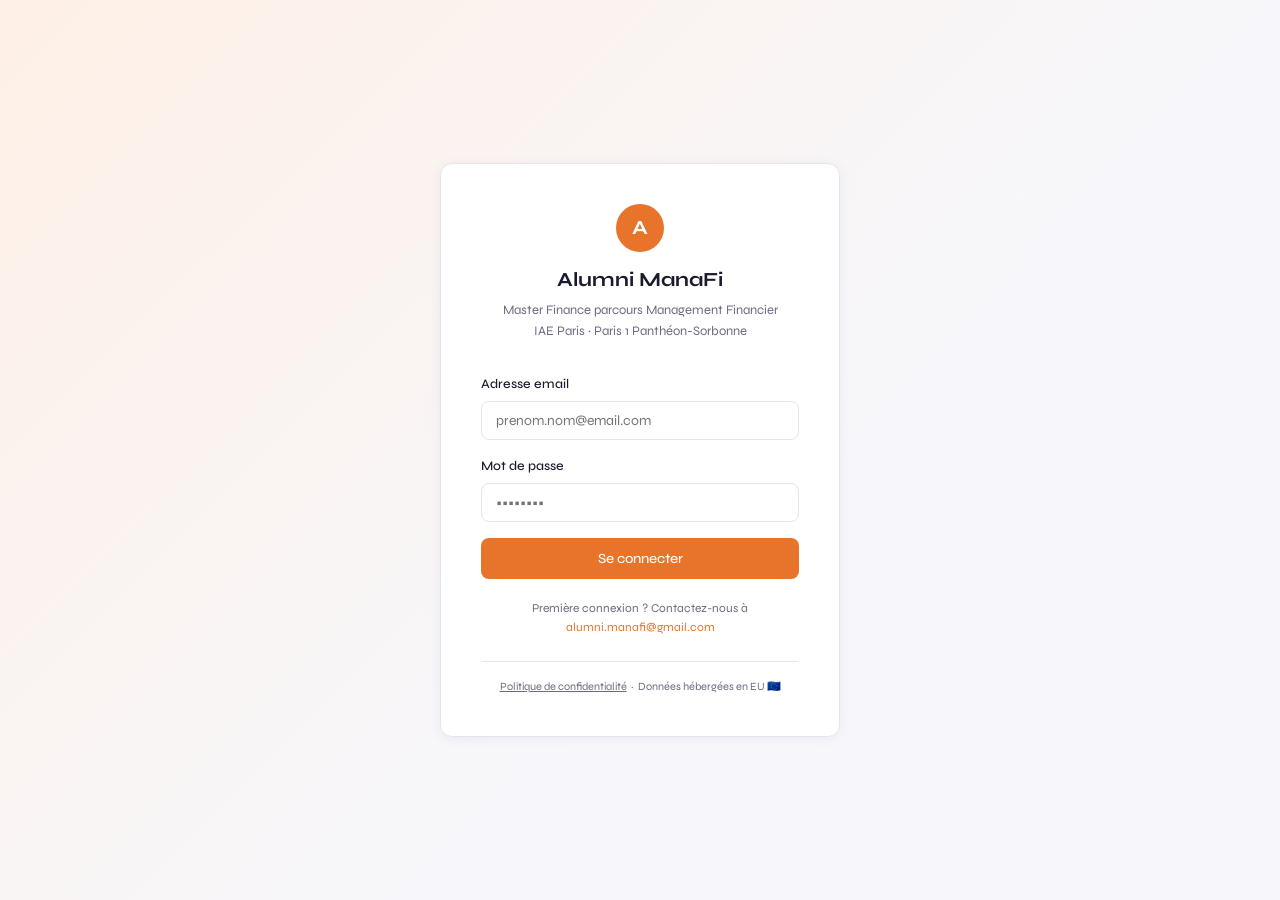
<file: profil.html>
<!DOCTYPE html>
<html lang="fr">
<head>
  <meta charset="UTF-8" />
  <meta name="viewport" content="width=device-width, initial-scale=1.0" />
  <title>Profil — Alumni MANAFI</title>
  <link href="https://fonts.googleapis.com/css2?family=Syne:wght@400;500;600;700&display=swap" rel="stylesheet">
  <link rel="stylesheet" href="style.css?v=3" />
  <script src="config.js?v=3"></script>
  <script src="auth.js?v=3"></script>
</head>
<body>
  <div id="nav-container"></div>
  <div class="container" style="max-width:700px;">
    <div id="profile-content">
      <div class="loading">Chargement du profil...</div>
    </div>
  </div>
  <script>
    let currentAlumni = null;

    async function init() {
      const user = await checkAuth();
      if (!user) return;
      document.getElementById('nav-container').innerHTML = renderNav('annuaire.html', user.email);
      const params = new URLSearchParams(window.location.search);
      const id = params.get('id');
      if (!id) { window.location.href = 'annuaire.html'; return; }
      try {
        const res = await fetch(CONFIG.BASEROW_URL + '/' + CONFIG.TABLE_ALUMNI + '/' + id + '/?user_field_names=true', {
          headers: { Authorization: 'Token ' + CONFIG.BASEROW_TOKEN },
        });
        const a = await res.json();
        currentAlumni = a;
        const isOwn = user.email === a['Courriel'];
        renderProfile(a, isOwn);
      } catch (e) {
        console.error('Erreur profil:', e);
        document.getElementById('profile-content').innerHTML = '<div class="empty"><h3>Profil introuvable</h3></div>';
      }
    }

    function renderProfile(a, isOwn) {
      const prenom = a['Prénom'] || '';
      const nom = a['NOM'] || '';
      const poste = a['Poste'] || '';
      const entreprise = a['Entreprise'] || '';
      const ville = a['Ville / Pays'] || '';
      const secteur = a['Secteur'] || '';
      const diplome = a['Diplomé(e)'] || '';
      const bio = a['Bio'] || '';
      const linkedin = a['Linkedin'] || '';
      const initials = getInitials(prenom, nom);
      const color = getAvatarColor(initials);

      let html = '';
      html += '<a href="annuaire.html?v=5" style="font-size:13px;color:var(--text-secondary);text-decoration:none;display:inline-flex;align-items:center;gap:5px;margin-bottom:20px;">← Retour a l\'annuaire</a>';

      // Carte principale
      html += '<div class="card" style="margin-bottom:16px;">';
      html += '<div class="profile-hero">';
      html += '<div class="profile-avatar" style="background:' + color.bg + ';color:' + color.color + ';">' + initials + '</div>';
      html += '<div class="profile-info" style="flex:1;">';
      html += '<h1>' + prenom + ' ' + nom + '</h1>';
      html += '<p>' + poste + (entreprise ? ' · ' + entreprise : '') + '</p>';
      html += '<p style="margin-top:2px;">' + ville + '</p>';
      html += '<div class="profile-tags">';
      if (diplome) html += '<span class="tag tag-purple">Diplomé(e) ' + diplome + '</span>';
      if (secteur) html += '<span class="tag tag-blue">' + secteur + '</span>';
      html += '</div></div></div>';
      if (linkedin) html += '<a href="' + linkedin + '" target="_blank" class="btn btn-secondary btn-sm" style="margin-top:8px;">🔗 Voir le profil LinkedIn</a>';
      html += '</div>';

      // Bio
      html += '<div class="card" style="margin-bottom:16px;">';
      html += '<div style="display:flex;justify-content:space-between;align-items:center;margin-bottom:12px;">';
      html += '<h3 style="font-size:15px;font-weight:600;">A propos</h3>';
      if (isOwn) html += '<button class="btn btn-secondary btn-sm" onclick="toggleEdit(\'bio\')">Modifier</button>';
      html += '</div>';
      html += '<div id="bio-display" style="font-size:14px;color:var(--text-secondary);line-height:1.7;">' + (bio || '<em>Aucune description pour le moment.</em>') + '</div>';
      if (isOwn) {
        html += '<div id="bio-edit" style="display:none;margin-top:12px;">';
        html += '<textarea id="bio-input" rows="5" style="width:100%;padding:10px;border:1px solid var(--border);border-radius:8px;font-family:inherit;font-size:13px;">' + bio + '</textarea>';
        html += '<div style="display:flex;gap:8px;margin-top:10px;">';
        html += '<button class="btn btn-primary btn-sm" onclick="saveField(' + a['id'] + ', \'Bio\', \'bio-input\', \'bio\')">Enregistrer</button>';
        html += '<button class="btn btn-secondary btn-sm" onclick="toggleEdit(\'bio\')">Annuler</button>';
        html += '</div><div id="bio-alert"></div></div>';
      }
      html += '</div>';

      // Informations modifiables
      html += '<div class="card">';
      html += '<div style="display:flex;justify-content:space-between;align-items:center;margin-bottom:12px;">';
      html += '<h3 style="font-size:15px;font-weight:600;">Informations</h3>';
      if (isOwn) html += '<button class="btn btn-secondary btn-sm" onclick="toggleEdit(\'infos\')">Modifier</button>';
      html += '</div>';

      // Vue lecture
      html += '<div id="infos-display" style="display:flex;flex-direction:column;gap:8px;font-size:13px;">';
      if (entreprise) html += '<div><span style="color:var(--text-secondary);width:110px;display:inline-block;">Entreprise</span>' + entreprise + '</div>';
      if (poste) html += '<div><span style="color:var(--text-secondary);width:110px;display:inline-block;">Poste</span>' + poste + '</div>';
      if (ville) html += '<div><span style="color:var(--text-secondary);width:110px;display:inline-block;">Localisation</span>' + ville + '</div>';
      if (secteur) html += '<div><span style="color:var(--text-secondary);width:110px;display:inline-block;">Secteur</span>' + secteur + '</div>';
      if (diplome) html += '<div><span style="color:var(--text-secondary);width:110px;display:inline-block;">Diplomé(e)</span>' + diplome + '</div>';
      if (linkedin) html += '<div><span style="color:var(--text-secondary);width:110px;display:inline-block;">LinkedIn</span><a href="' + linkedin + '" target="_blank" style="color:var(--purple);">Voir profil</a></div>';
      html += '</div>';

      // Vue edition
      if (isOwn) {
        html += '<div id="infos-edit" style="display:none;margin-top:12px;">';
        html += '<div style="display:flex;flex-direction:column;gap:10px;">';
        html += '<div><label style="font-size:12px;font-weight:500;display:block;margin-bottom:4px;">Entreprise</label><input id="input-entreprise" type="text" value="' + entreprise + '" style="width:100%;padding:8px 12px;border:1px solid var(--border);border-radius:8px;font-size:13px;font-family:inherit;"></div>';
        html += '<div><label style="font-size:12px;font-weight:500;display:block;margin-bottom:4px;">Poste</label><input id="input-poste" type="text" value="' + poste + '" style="width:100%;padding:8px 12px;border:1px solid var(--border);border-radius:8px;font-size:13px;font-family:inherit;"></div>';
        html += '<div><label style="font-size:12px;font-weight:500;display:block;margin-bottom:4px;">Ville / Pays</label><input id="input-ville" type="text" value="' + ville + '" style="width:100%;padding:8px 12px;border:1px solid var(--border);border-radius:8px;font-size:13px;font-family:inherit;"></div>';
        html += '<div><label style="font-size:12px;font-weight:500;display:block;margin-bottom:4px;">Secteur</label><input id="input-secteur" type="text" value="' + secteur + '" style="width:100%;padding:8px 12px;border:1px solid var(--border);border-radius:8px;font-size:13px;font-family:inherit;"></div>';
        html += '<div><label style="font-size:12px;font-weight:500;display:block;margin-bottom:4px;">LinkedIn (URL)</label><input id="input-linkedin" type="text" value="' + linkedin + '" placeholder="https://linkedin.com/in/..." style="width:100%;padding:8px 12px;border:1px solid var(--border);border-radius:8px;font-size:13px;font-family:inherit;"></div>';
        html += '</div>';
        html += '<div style="display:flex;gap:8px;margin-top:12px;">';
        html += '<button class="btn btn-primary btn-sm" onclick="saveInfos(' + a['id'] + ')">Enregistrer</button>';
        html += '<button class="btn btn-secondary btn-sm" onclick="toggleEdit(\'infos\')">Annuler</button>';
        html += '</div>';
        html += '<div id="infos-alert"></div>';
        html += '</div>';
      }
      html += '</div>';

      // RGPD
      if (isOwn) {
        html += '<div style="margin-top:16px;padding:12px 16px;background:var(--bg);border-radius:8px;font-size:12px;color:var(--text-secondary);border:1px solid var(--border);">';
        html += 'En utilisant cette plateforme, vous acceptez que vos informations professionnelles soient visibles aux membres du réseau Alumni MANAFI. ';
        html += '<a href="confidentialite.html" style="color:var(--purple);">Politique de confidentialité</a> · ';
        html += '<a href="mailto:alumni.manafi@gmail.com" style="color:var(--purple);">Demander la suppression de mes données</a>';
        html += '</div>';
      }

      document.getElementById('profile-content').innerHTML = html;
    }

    function toggleEdit(section) {
      const display = document.getElementById(section + '-display');
      const edit = document.getElementById(section + '-edit');
      if (edit.style.display === 'none') {
        display.style.display = 'none';
        edit.style.display = 'block';
      } else {
        display.style.display = 'block';
        edit.style.display = 'none';
      }
    }

    async function saveField(rowId, fieldName, inputId, section) {
      const value = document.getElementById(inputId).value;
      const alertEl = document.getElementById(section + '-alert');
      try {
        const data = {};
        data[fieldName] = value;
        await baserowUpdate(CONFIG.TABLE_ALUMNI, rowId, data);
        alertEl.innerHTML = '<div class="alert alert-success" style="margin-top:8px;">Sauvegardé !</div>';
        setTimeout(() => window.location.reload(), 800);
      } catch (e) {
        alertEl.innerHTML = '<div class="alert alert-error" style="margin-top:8px;">Erreur lors de la sauvegarde.</div>';
      }
    }

    async function saveInfos(rowId) {
      const alertEl = document.getElementById('infos-alert');
      try {
        await baserowUpdate(CONFIG.TABLE_ALUMNI, rowId, {
          'Entreprise': document.getElementById('input-entreprise').value,
          'Poste': document.getElementById('input-poste').value,
          'Ville / Pays': document.getElementById('input-ville').value,
          'Secteur': document.getElementById('input-secteur').value,
          'Linkedin': document.getElementById('input-linkedin').value,
        });
        alertEl.innerHTML = '<div class="alert alert-success" style="margin-top:8px;">Profil mis à jour !</div>';
        setTimeout(() => window.location.reload(), 800);
      } catch (e) {
        alertEl.innerHTML = '<div class="alert alert-error" style="margin-top:8px;">Erreur lors de la sauvegarde.</div>';
      }
    }

    window.addEventListener('load', init);
  </script>
</body>
</html>
</file>
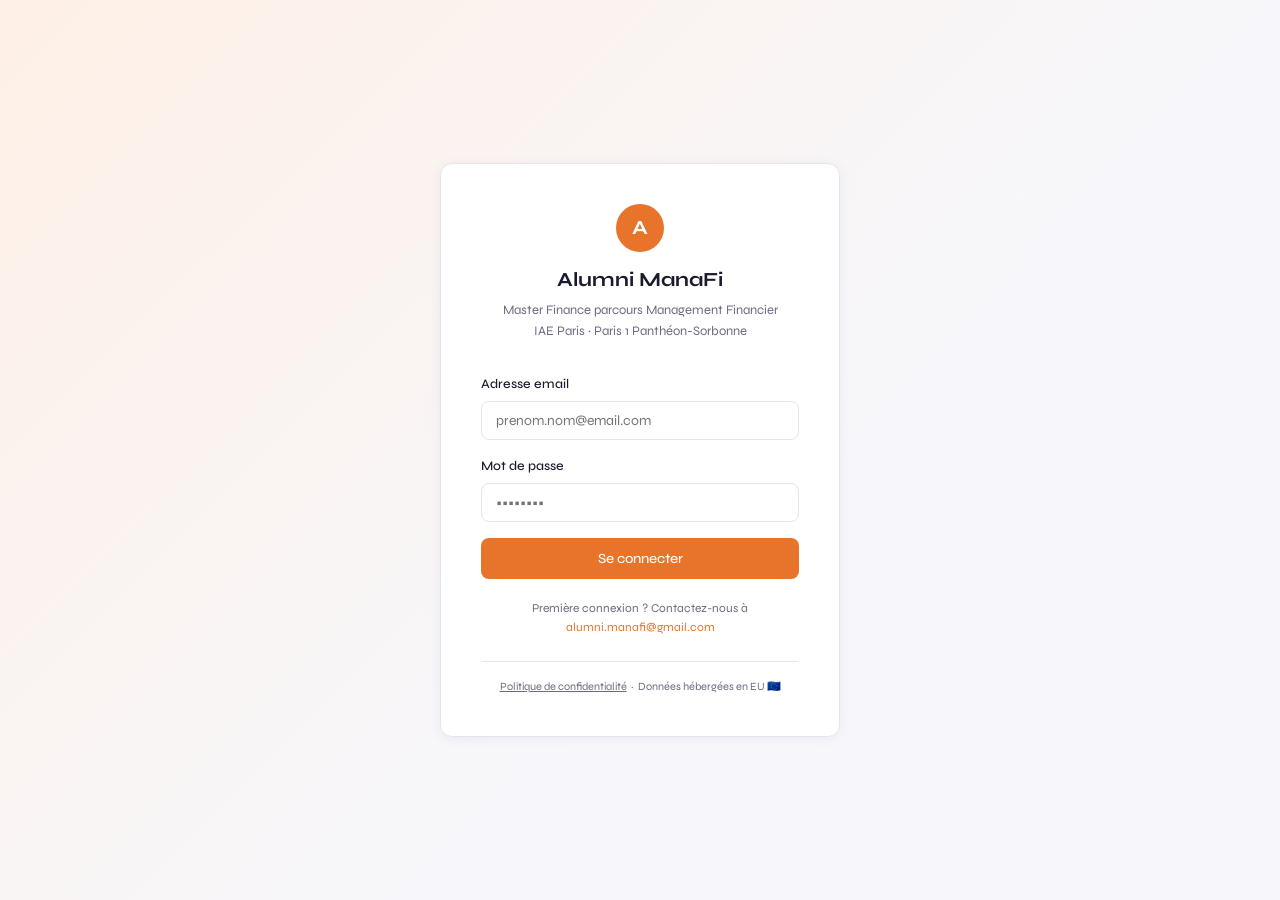
<file: promotions.html>
<!DOCTYPE html>
<html lang="fr">
<head>
  <meta charset="UTF-8" />
  <meta name="viewport" content="width=device-width, initial-scale=1.0" />
  <title>Promotions Alumni Manafi</title>
  <link href="https://fonts.googleapis.com/css2?family=Syne:wght@400;500;600;700&display=swap" rel="stylesheet">
  <link rel="stylesheet" href="style.css?v=3" />
  <script src="config.js?v=4"></script>
  <script src="auth.js?v=4"></script>
</head>
<body>
  <div id="nav-container"></div>
  <div class="container">
    <div class="page-header">
      <h1>Promotions</h1>
      <p>Toutes les promotions du Master Finance</p>
    </div>

    <div id="vue-liste-promos">
      <div class="grid-3" id="promos-grid">
        <div class="loading">Chargement des promotions...</div>
      </div>
    </div>

    <div id="vue-detail-promo" style="display:none;"></div>
  </div>

  <script>
    let allAlumni = [];
    let allPromos = [];

    async function init() {
      const user = await checkAuth();
      if (!user) return;
      document.getElementById('nav-container').innerHTML = renderNav('promotions.html', user.email);
      try {
        const [alumniData, promoData] = await Promise.all([
          baserowGet(CONFIG.TABLE_ALUMNI, ''),
          baserowGet(CONFIG.TABLE_PROMOTIONS, ''),
        ]);
        allAlumni = (alumniData.results || []).filter(a => {
          const status = Array.isArray(a['Status']) ? a['Status'][0]?.value : a['Status']?.value;
          return a['RGPD'] === true && status === 'Actif';
        });
        allPromos = (promoData.results || []).sort((a, b) => b['Numéro'] - a['Numéro']);
        renderPromos();
      } catch (e) {
        document.getElementById('promos-grid').innerHTML = '<div class="empty"><h3>Erreur de chargement</h3></div>';
      }
    }

    function renderPromos() {
      const grid = document.getElementById('promos-grid');
      if (!allPromos.length) {
        grid.innerHTML = '<div class="empty"><h3>Aucune promotion trouvée</h3></div>';
        return;
      }
      grid.innerHTML = allPromos.map(promo => {
        const anneeD = promo['Année de diplomation'];
        const membres = allAlumni.filter(a => String(a['Diplomé(e)']) === String(anneeD));
        const photo = promo['Photos'] || '';
        const numero = promo['Numéro'] || '';
        const annees = promo['Années'] || '';

        let html = '<div class="card promo-card" onclick="voirPromo(' + promo['id'] + ')" style="cursor:pointer;transition:transform .15s,box-shadow .15s;" onmouseover="this.style.transform=\'translateY(-2px)\';this.style.boxShadow=\'0 4px 24px rgba(83,74,183,0.13)\'" onmouseout="this.style.transform=\'\';this.style.boxShadow=\'\'">';
        if (photo) {
          html += '<img src="' + photo + '" style="width:100%;height:180px;object-fit:cover;border-radius:8px;margin-bottom:12px;" />';
        } else {
          html += '<div style="width:100%;height:180px;background:var(--purple-light);border-radius:8px;margin-bottom:12px;display:flex;align-items:center;justify-content:center;font-size:36px;font-weight:700;color:var(--purple);">' + numero + '</div>';
        }
        html += '<div style="font-size:16px;font-weight:600;">Promotion ' + numero + '</div>';
        if (annees) html += '<div style="font-size:13px;color:var(--text-secondary);margin-top:2px;">' + annees + '</div>';
        html += '<div style="font-size:12px;color:var(--text-secondary);margin-top:4px;">' + membres.length + ' alumni</div>';
        if (promo['Description']) {
          html += '<div style="font-size:12px;color:var(--text-secondary);margin-top:8px;line-height:1.5;">' + promo['Description'].substring(0, 100) + (promo['Description'].length > 100 ? '...' : '') + '</div>';
        }
        html += '</div>';
        return html;
      }).join('');
    }

    function voirPromo(id) {
      const promo = allPromos.find(p => p['id'] === id);
      if (!promo) return;

      const anneeD = promo['Année de diplomation'];
      const membres = allAlumni.filter(a => String(a['Diplomé(e)']) === String(anneeD));
      const photo = promo['Photos'] || '';
      const numero = promo['Numéro'] || '';
      const annees = promo['Années'] || '';

      let html = '<a onclick="retourPromos()" style="font-size:13px;color:var(--text-secondary);text-decoration:none;display:inline-flex;align-items:center;gap:5px;margin-bottom:20px;cursor:pointer;">← Retour aux promotions</a>';

      if (photo) {
        html += '<img src="' + photo + '" style="width:100%;max-height:300px;object-fit:cover;border-radius:12px;margin-bottom:20px;" />';
      }

      html += '<div class="card" style="margin-bottom:16px;">';
      html += '<h1 style="font-size:22px;font-weight:700;">Promotion ' + numero + '</h1>';
      if (annees) html += '<div style="font-size:14px;color:var(--text-secondary);margin-top:4px;">' + annees + '</div>';
      html += '<div style="font-size:13px;color:var(--text-secondary);margin-top:4px;">' + membres.length + ' alumni</div>';
      if (promo['Description']) {
        html += '<p style="font-size:14px;color:var(--text-secondary);margin-top:12px;line-height:1.7;">' + promo['Description'] + '</p>';
      }
      html += '</div>';

      if (membres.length) {
        html += '<div class="card">';
        html += '<h3 style="font-size:15px;font-weight:600;margin-bottom:16px;">Membres de la promotion</h3>';
        html += membres.map(a => {
          const initials = getInitials(a['Prénom'], a['NOM']);
          const color = getAvatarColor(initials);
          const photo = a['Photo'] || '';
          const avatarHtml = photo
            ? '<img src="' + photo + '" style="width:40px;height:40px;border-radius:50%;object-fit:cover;flex-shrink:0;" />'
            : '<div class="avatar" style="background:' + color.bg + ';color:' + color.color + ';">' + initials + '</div>';
          return '<div style="display:flex;align-items:center;gap:10px;padding:10px 0;border-bottom:0.5px solid var(--border);cursor:pointer;" onclick="window.location.href=\'profil.html?id=' + a['id'] + '\'">'
            + avatarHtml
            + '<div>'
            + '<div style="font-size:13px;font-weight:500;">' + (a['Prénom'] || '') + ' ' + (a['NOM'] || '') + '</div>'
            + '<div style="font-size:12px;color:var(--text-secondary);">' + (a['Poste'] || '') + (a['Entreprise'] ? ' · ' + a['Entreprise'] : '') + '</div>'
            + '</div>'
            + '</div>';
        }).join('');
        html += '</div>';
      } else {
        html += '<div class="card"><div style="font-size:13px;color:var(--text-secondary);font-style:italic;text-align:center;padding:20px;">Aucun alumni enregistré pour cette promotion pour le moment.</div></div>';
      }

      document.getElementById('vue-liste-promos').style.display = 'none';
      document.getElementById('vue-detail-promo').style.display = 'block';
      document.getElementById('vue-detail-promo').innerHTML = html;
      window.scrollTo(0, 0);
    }

    function retourPromos() {
      document.getElementById('vue-detail-promo').style.display = 'none';
      document.getElementById('vue-liste-promos').style.display = 'block';
    }

    window.addEventListener('load', init);
  </script>
</body>
</html>
</file>
<file: style.css>
/* ── Reset & Base ── */
*, *::before, *::after { box-sizing: border-box; margin: 0; padding: 0; }
:root {
  --purple: #E8732A;
--purple-light: #FEF0E6;
--purple-dark: #C45A18;
  --green: #1D9E75;
  --green-light: #E1F5EE;
  --text: #1A1A2E;
  --text-secondary: #6B6B80;
  --border: #E5E5EF;
  --bg: #F7F7FB;
  --white: #FFFFFF;
  --radius: 12px;
  --radius-sm: 8px;
  --shadow: 0 2px 12px rgba(83,74,183,0.08);
  --shadow-md: 0 4px 24px rgba(83,74,183,0.13);
}
html { font-size: 16px; }
body {
  font-family: 'Syne', system-ui, sans-serif;
  background: linear-gradient(135deg, #B8D4E8 0%, #C5DED8 40%, #D4E8E0 70%, #B8CCE4 100%);
  background-attachment: fixed;
  color: var(--text);
  min-height: 100vh;
  line-height: 1.6;
}

/* ── Nav ── */
nav {
  background: var(--white);
  border-bottom: 1px solid var(--border);
  padding: 0 32px;
  display: flex;
  align-items: center;
  justify-content: space-between;
  height: 60px;
  position: sticky;
  top: 0;
  z-index: 100;
  box-shadow: var(--shadow);
}
.nav-logo {
  display: flex;
  align-items: center;
  gap: 10px;
  font-weight: 600;
  font-size: 15px;
  color: var(--text);
  text-decoration: none;
}
.nav-dot {
  width: 10px; height: 10px;
  border-radius: 50%;
  background: var(--purple);
}
.nav-links { display: flex; gap: 4px; align-items: center; }
.nav-links a {
  padding: 6px 14px;
  border-radius: var(--radius-sm);
  font-size: 13px;
  color: var(--text-secondary);
  text-decoration: none;
  font-weight: 500;
  transition: all .15s;
}
.nav-links a:hover, .nav-links a.active {
  background: var(--purple-light);
  color: var(--purple);
}
.nav-user {
  display: flex;
  align-items: center;
  gap: 10px;
  font-size: 13px;
  font-weight: 500;
}
.avatar {
  width: 34px; height: 34px;
  border-radius: 50%;
  background: var(--purple-light);
  color: var(--purple);
  display: flex;
  align-items: center;
  justify-content: center;
  font-size: 12px;
  font-weight: 600;
  flex-shrink: 0;
}
.btn-logout {
  padding: 6px 14px;
  border: 1px solid var(--border);
  border-radius: var(--radius-sm);
  background: none;
  font-size: 12px;
  cursor: pointer;
  color: var(--text-secondary);
  font-family: inherit;
  transition: all .15s;
}
.btn-logout:hover { background: var(--bg); color: var(--text); }

/* ── Page container ── */
.container { max-width: 1100px; margin: 0 auto; padding: 32px 24px; }
.page-header { margin-bottom: 28px; }
.page-header h1 { font-size: 22px; font-weight: 600; }
.page-header p { font-size: 14px; color: var(--text-secondary); margin-top: 4px; }

/* ── Buttons ── */
.btn {
  display: inline-flex;
  align-items: center;
  gap: 6px;
  padding: 9px 20px;
  border-radius: var(--radius-sm);
  font-size: 13px;
  font-weight: 500;
  cursor: pointer;
  border: none;
  font-family: inherit;
  transition: all .15s;
  text-decoration: none;
}
.btn-primary { background: var(--purple); color: white; }
.btn-primary:hover { background: var(--purple-dark); }
.btn-secondary { background: var(--white); color: var(--text); border: 1px solid var(--border); }
.btn-secondary:hover { background: var(--bg); }
.btn-sm { padding: 6px 14px; font-size: 12px; }

/* ── Cards ── */
.card {
  background: var(--white);
  border: 1px solid var(--border);
  border-radius: var(--radius);
  padding: 20px;
  box-shadow: var(--shadow);
}

/* ── Grid ── */
.grid-3 { display: grid; grid-template-columns: repeat(auto-fill, minmax(200px, 1fr)); gap: 16px; }
.grid-2 { display: grid; grid-template-columns: repeat(auto-fill, minmax(300px, 1fr)); gap: 16px; }

/* ── Tags ── */
.tag {
  display: inline-block;
  padding: 2px 10px;
  border-radius: 20px;
  font-size: 11px;
  font-weight: 500;
}
.tag-purple { background: var(--purple-light); color: var(--purple); }
.tag-green { background: var(--green-light); color: var(--green); }
.tag-amber { background: #FAEEDA; color: #633806; }
.tag-coral { background: #FAECE7; color: #712B13; }
.tag-blue { background: #E6F1FB; color: #0C447C; }

/* ── Search bar ── */
.search-row {
  display: flex;
  gap: 10px;
  margin-bottom: 24px;
  flex-wrap: wrap;
}
.search-input {
  flex: 1;
  min-width: 200px;
  padding: 9px 14px;
  border: 1px solid var(--border);
  border-radius: var(--radius-sm);
  font-size: 13px;
  font-family: inherit;
  background: var(--white);
  color: var(--text);
  outline: none;
  transition: border-color .15s;
}
.search-input:focus { border-color: var(--purple); }
select.search-input { cursor: pointer; }

/* ── Alumni card ── */
.alumni-card {
  display: flex;
  flex-direction: column;
  gap: 10px;
  cursor: pointer;
  transition: transform .15s, box-shadow .15s;
}
.alumni-card:hover { transform: translateY(-2px); box-shadow: var(--shadow-md); }
.alumni-card .avatar { width: 48px; height: 48px; font-size: 15px; }
.alumni-name { font-size: 14px; font-weight: 600; }
.alumni-meta { font-size: 12px; color: var(--text-secondary); }

/* ── Job card ── */
.job-card { display: flex; flex-direction: column; gap: 10px; }
.job-title { font-size: 15px; font-weight: 600; }
.job-company { font-size: 13px; color: var(--text-secondary); }
.job-footer { display: flex; justify-content: space-between; align-items: center; margin-top: 4px; }

/* ── Event card ── */
.event-card { display: flex; gap: 16px; }
.event-date {
  min-width: 52px; height: 60px;
  background: var(--purple-light);
  border-radius: var(--radius-sm);
  display: flex; flex-direction: column;
  align-items: center; justify-content: center;
}
.event-day { font-size: 20px; font-weight: 700; color: var(--purple); line-height: 1; }
.event-month { font-size: 10px; color: var(--purple); font-weight: 600; text-transform: uppercase; letter-spacing: 0.5px; }
.event-info { flex: 1; }
.event-name { font-size: 14px; font-weight: 600; }
.event-sub { font-size: 12px; color: var(--text-secondary); margin-top: 3px; }

/* ── Stats ── */
.stats-row { display: grid; grid-template-columns: repeat(auto-fill, minmax(140px, 1fr)); gap: 12px; margin-bottom: 28px; }
.stat-card { background: var(--white); border: 1px solid var(--border); border-radius: var(--radius); padding: 16px; text-align: center; }
.stat-num { font-size: 26px; font-weight: 700; color: var(--purple); }
.stat-label { font-size: 12px; color: var(--text-secondary); margin-top: 2px; }

/* ── Loading / Empty ── */
.loading { text-align: center; padding: 48px; color: var(--text-secondary); font-size: 14px; }
.empty { text-align: center; padding: 48px; color: var(--text-secondary); }
.empty h3 { font-size: 16px; font-weight: 500; margin-bottom: 6px; }

/* ── Alert ── */
.alert { padding: 12px 16px; border-radius: var(--radius-sm); font-size: 13px; margin-bottom: 16px; }
.alert-error { background: #FCEBEB; color: #A32D2D; border: 1px solid #F5C6C6; }
.alert-success { background: var(--green-light); color: #085041; border: 1px solid #9FE1CB; }

/* ── Profile page ── */
.profile-hero { display: flex; gap: 24px; align-items: flex-start; margin-bottom: 28px; flex-wrap: wrap; }
.profile-avatar { width: 80px; height: 80px; border-radius: 50%; font-size: 24px; font-weight: 700; background: var(--purple-light); color: var(--purple); display: flex; align-items: center; justify-content: center; flex-shrink: 0; }
.profile-info h1 { font-size: 22px; font-weight: 700; }
.profile-info p { font-size: 14px; color: var(--text-secondary); margin-top: 4px; }
.profile-tags { display: flex; gap: 6px; flex-wrap: wrap; margin-top: 10px; }

/* ── Login page ── */
.login-wrap {
  min-height: 100vh;
  display: flex;
  align-items: center;
  justify-content: center;
  background: linear-gradient(135deg, var(--purple-light) 0%, var(--bg) 60%);
}
.login-card { width: 100%; max-width: 400px; padding: 40px; }
.login-logo { text-align: center; margin-bottom: 32px; }
.login-logo h1 { font-size: 20px; font-weight: 700; margin-top: 12px; }
.login-logo p { font-size: 13px; color: var(--text-secondary); margin-top: 4px; }
.form-group { margin-bottom: 16px; }
.form-group label { display: block; font-size: 13px; font-weight: 500; margin-bottom: 6px; }
.form-group input {
  width: 100%;
  padding: 10px 14px;
  border: 1px solid var(--border);
  border-radius: var(--radius-sm);
  font-size: 14px;
  font-family: inherit;
  outline: none;
  transition: border-color .15s;
}
.form-group input:focus { border-color: var(--purple); }
.btn-full { width: 100%; justify-content: center; padding: 12px; font-size: 14px; }
.login-footer { text-align: center; font-size: 12px; color: var(--text-secondary); margin-top: 20px; }
.login-footer a { color: var(--purple); text-decoration: none; }

/* ── Textarea ── */
textarea {
  width: 100%;
  padding: 10px 14px;
  border: 1px solid var(--border);
  border-radius: var(--radius-sm);
  font-size: 13px;
  font-family: inherit;
  resize: vertical;
  outline: none;
  transition: border-color .15s;
}
textarea:focus { border-color: var(--purple); }

/* ── Responsive ── */
@media (max-width: 640px) {
  nav { padding: 0 16px; }
  .nav-links a { padding: 6px 8px; font-size: 12px; }
  .container { padding: 20px 16px; }
  .grid-3, .grid-2 { grid-template-columns: 1fr; }
  .stats-row { grid-template-columns: repeat(2, 1fr); }
}
</file>
